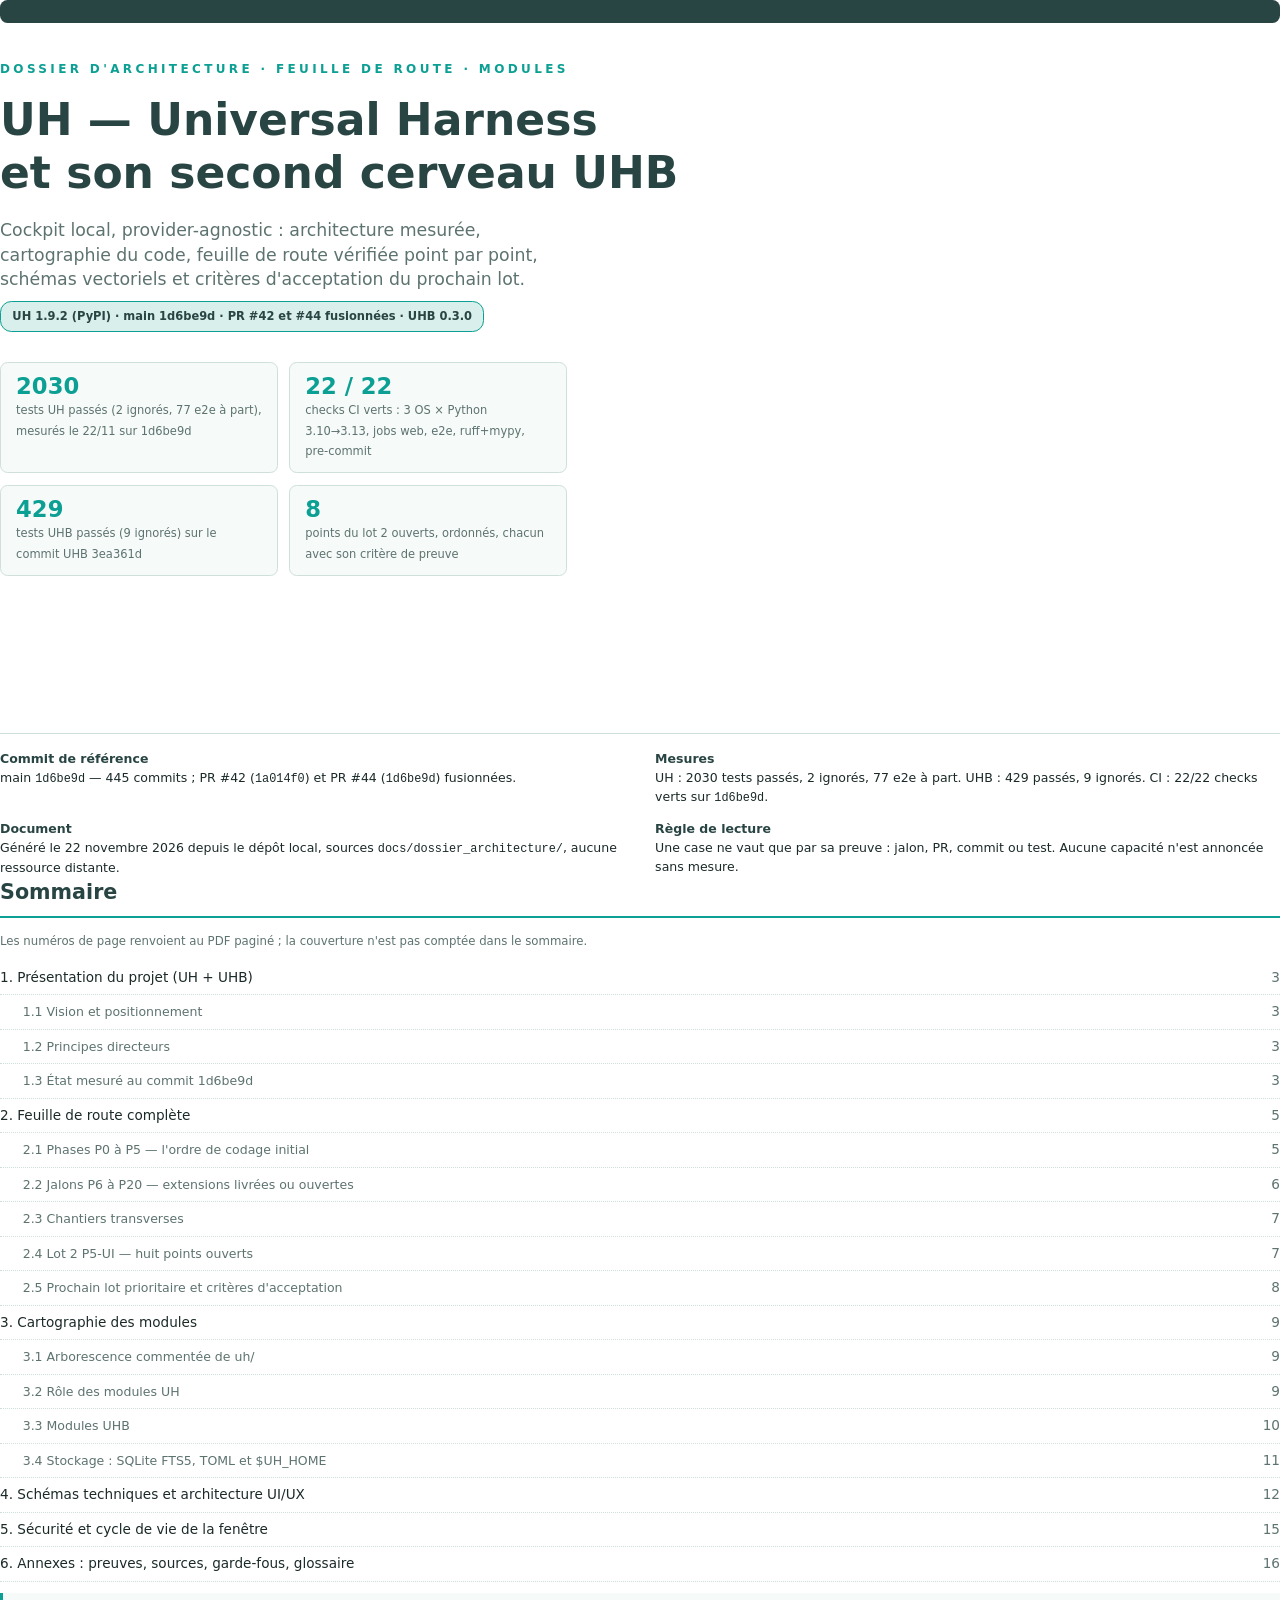
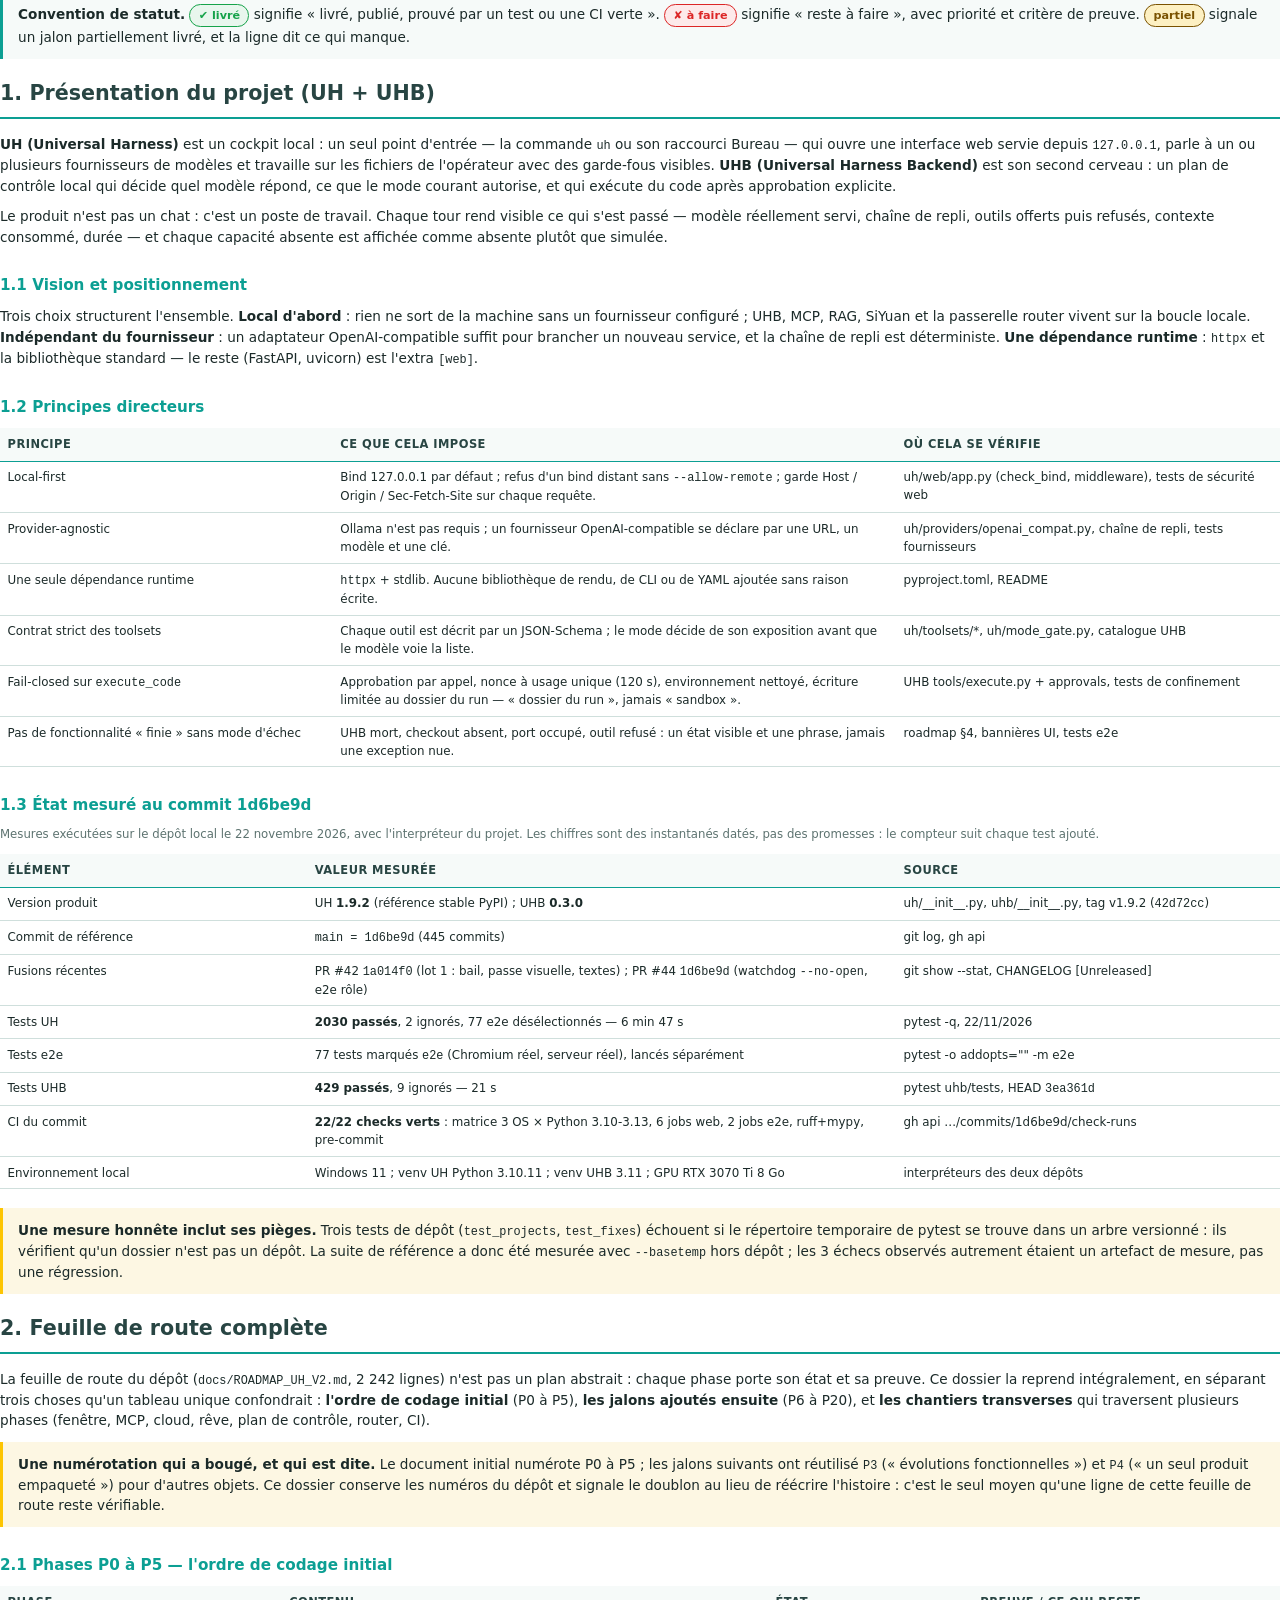
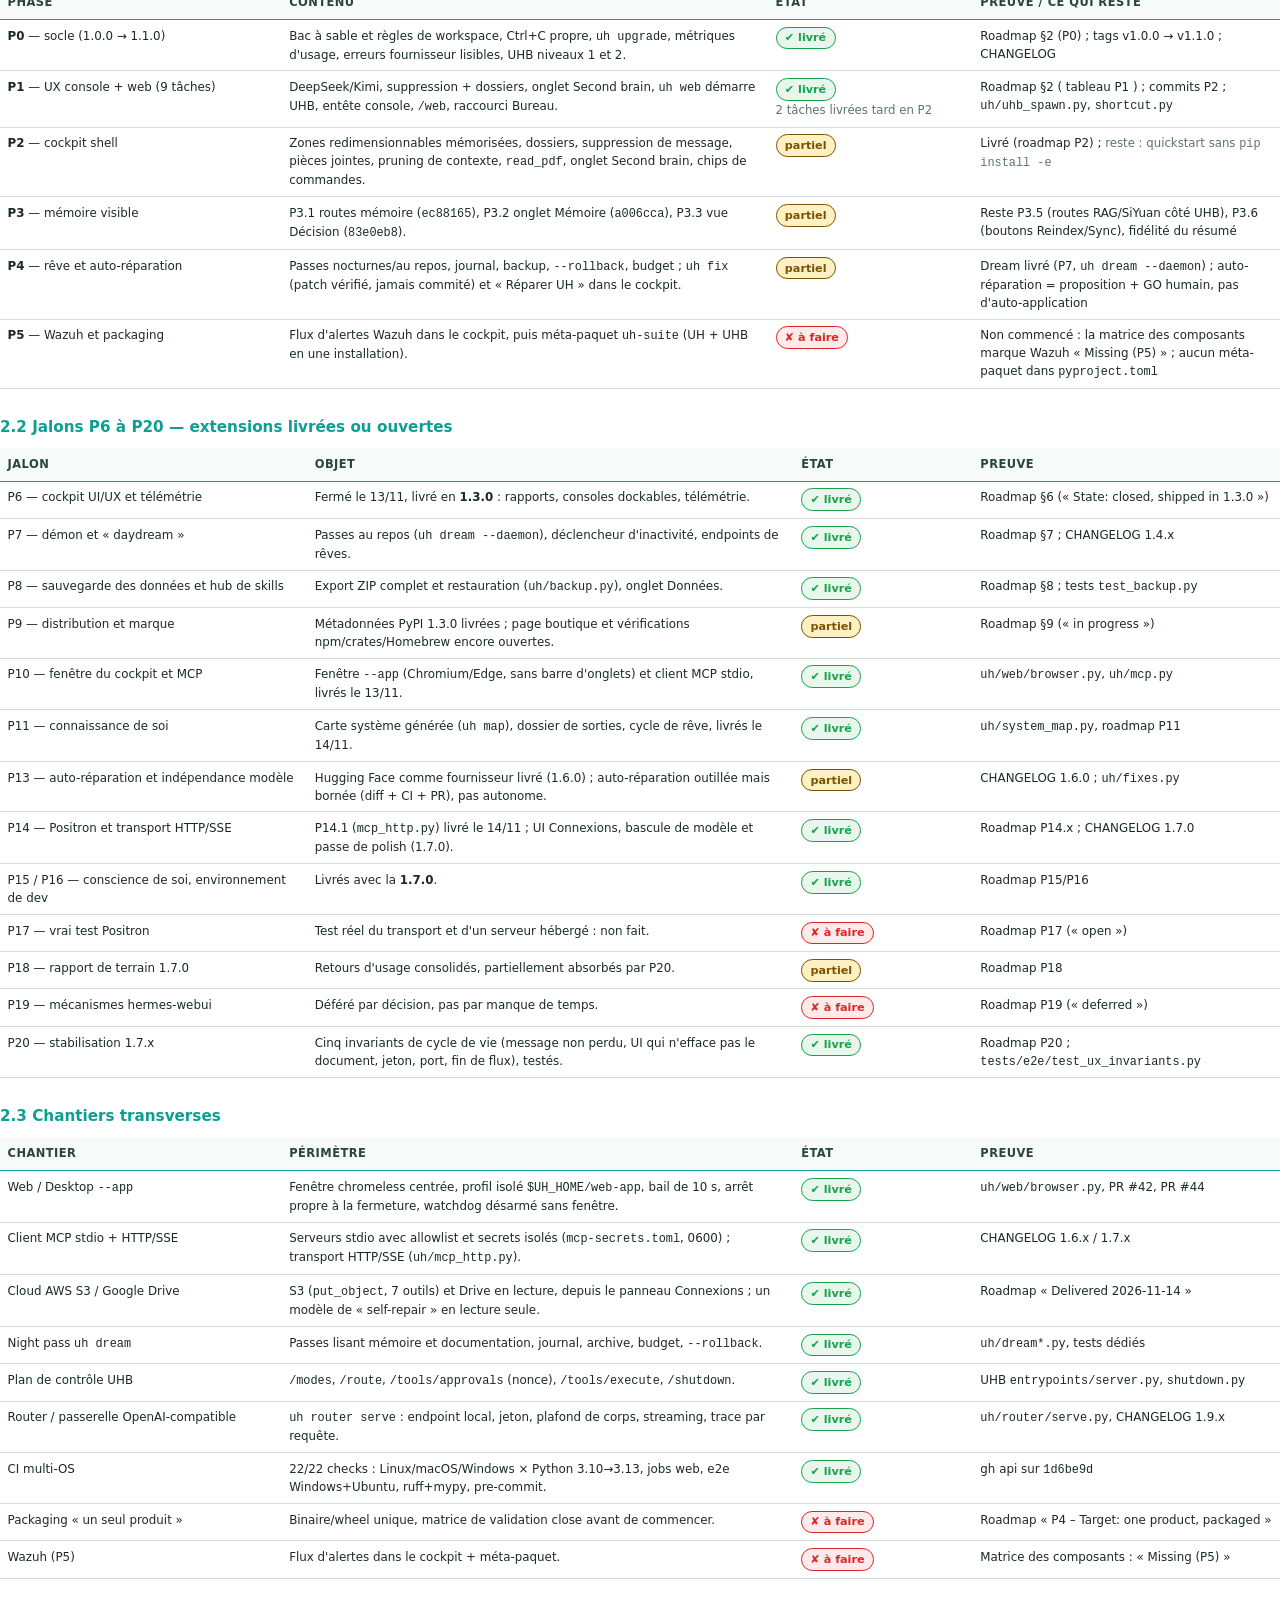
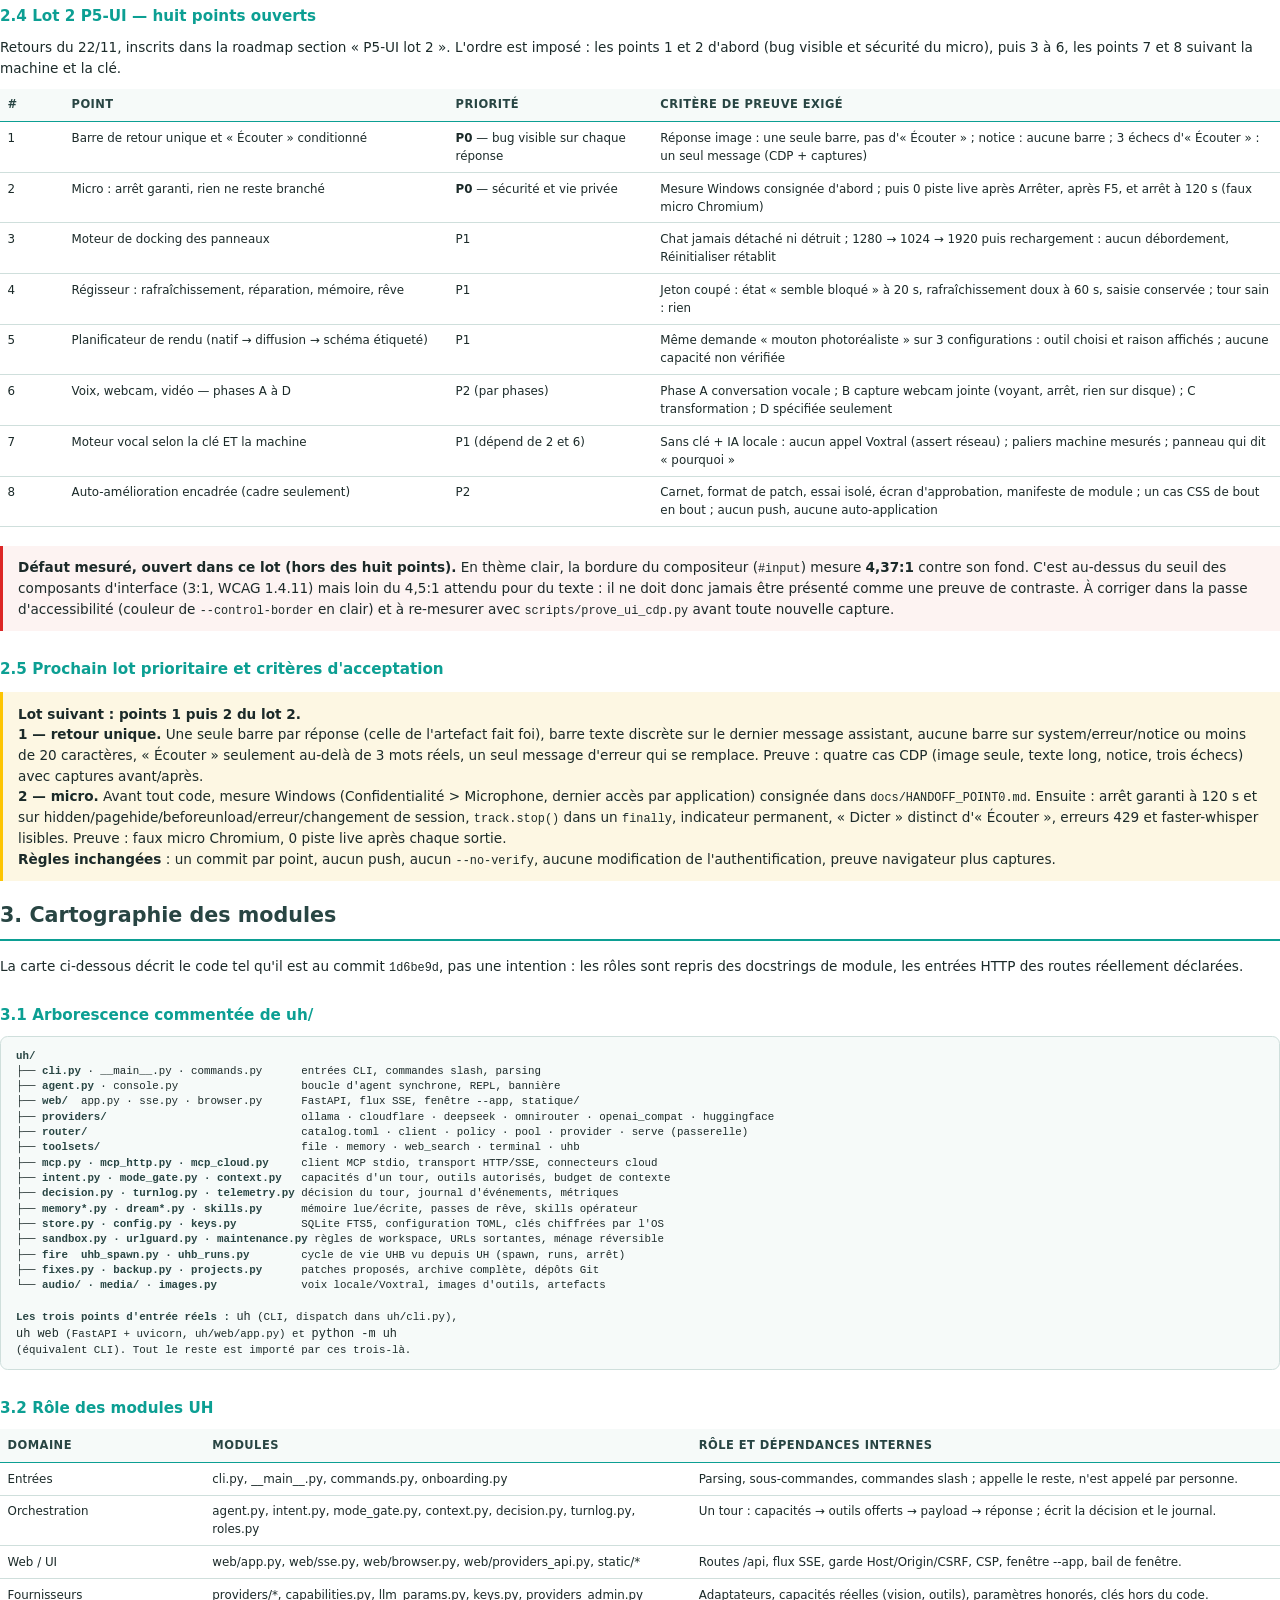
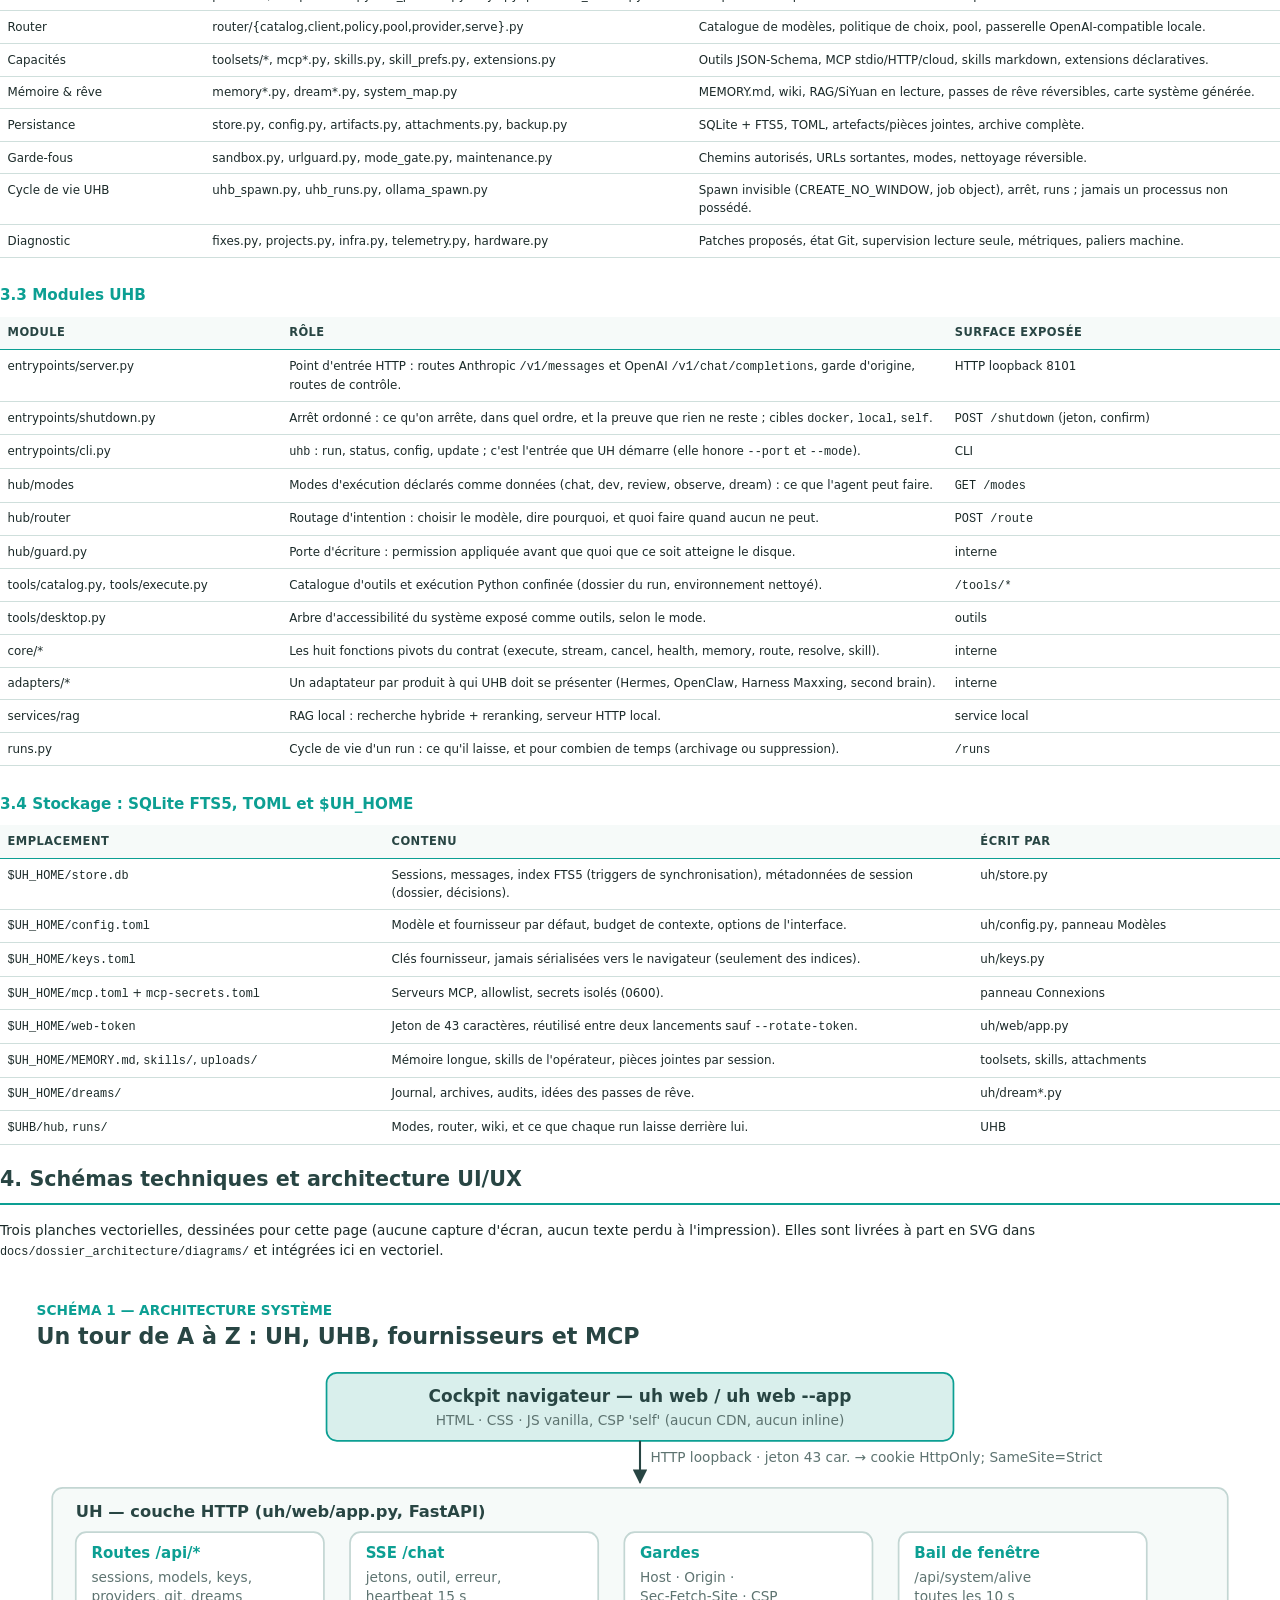
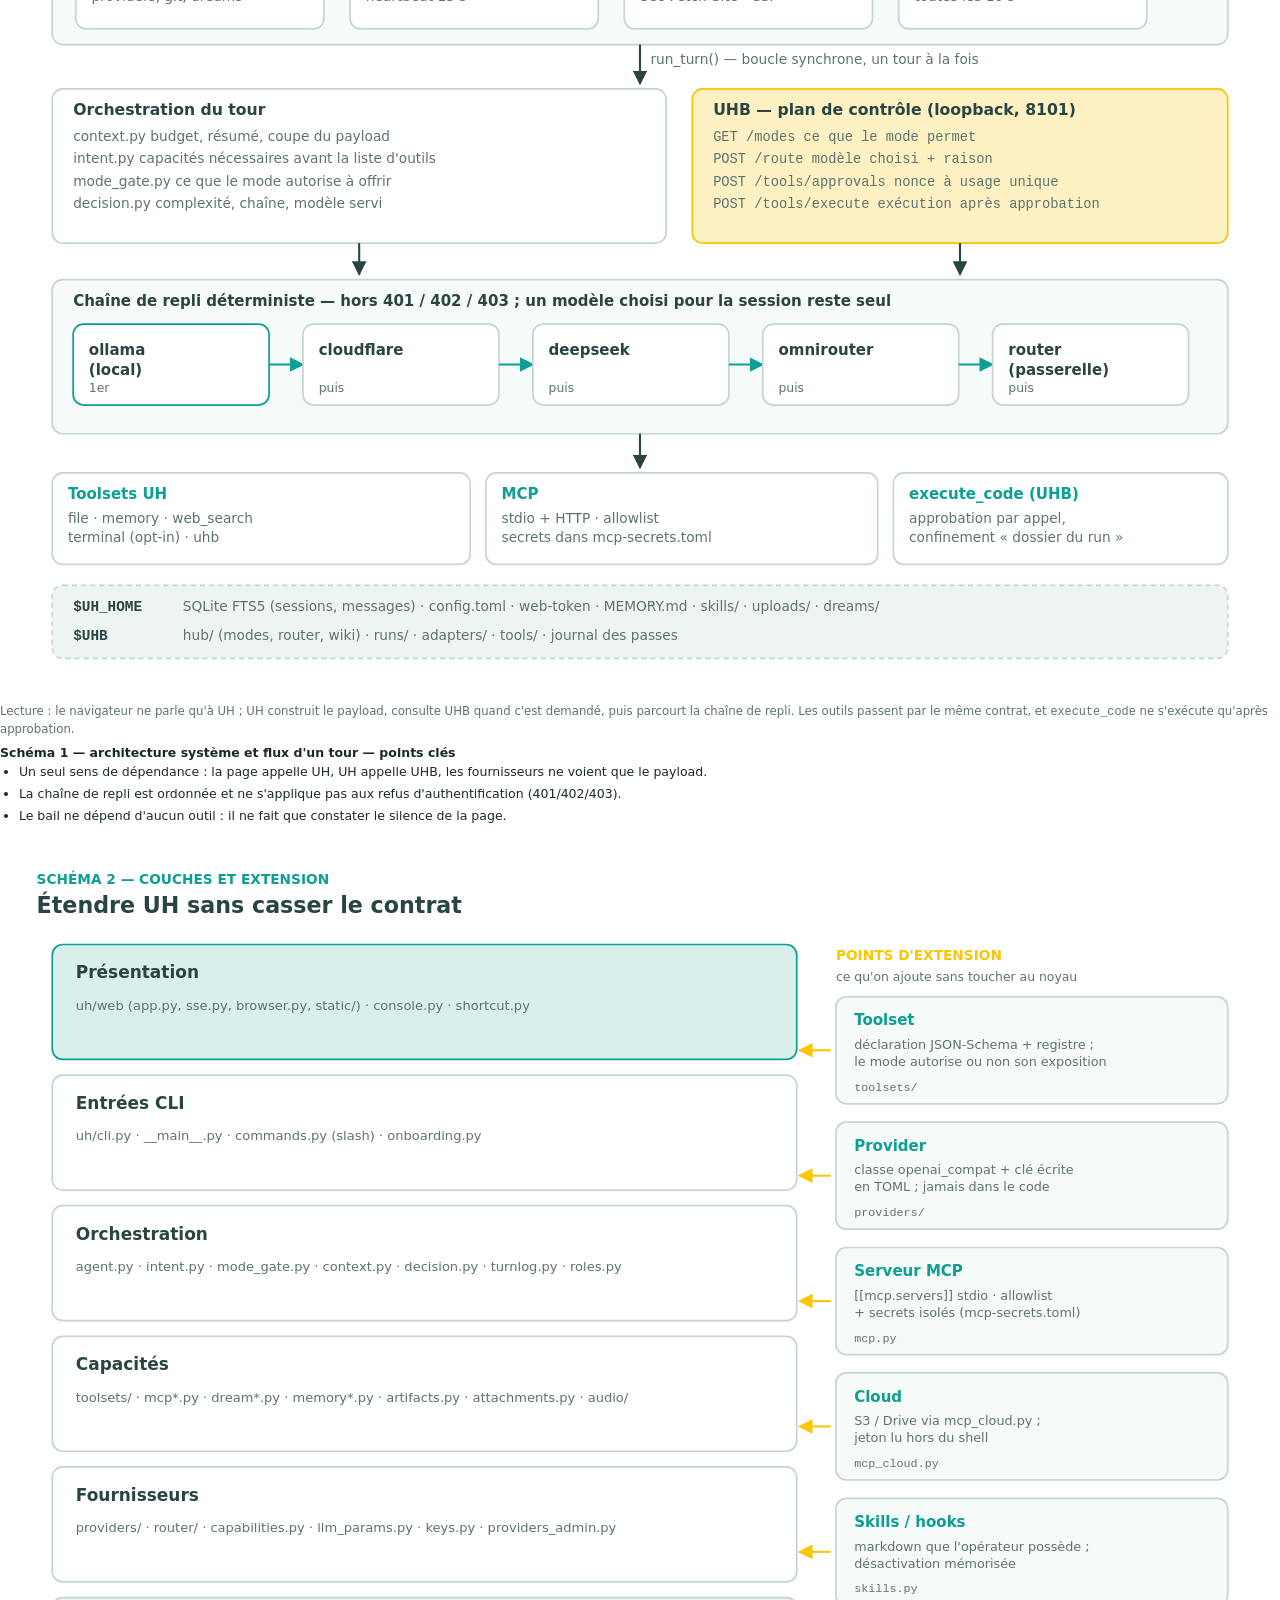
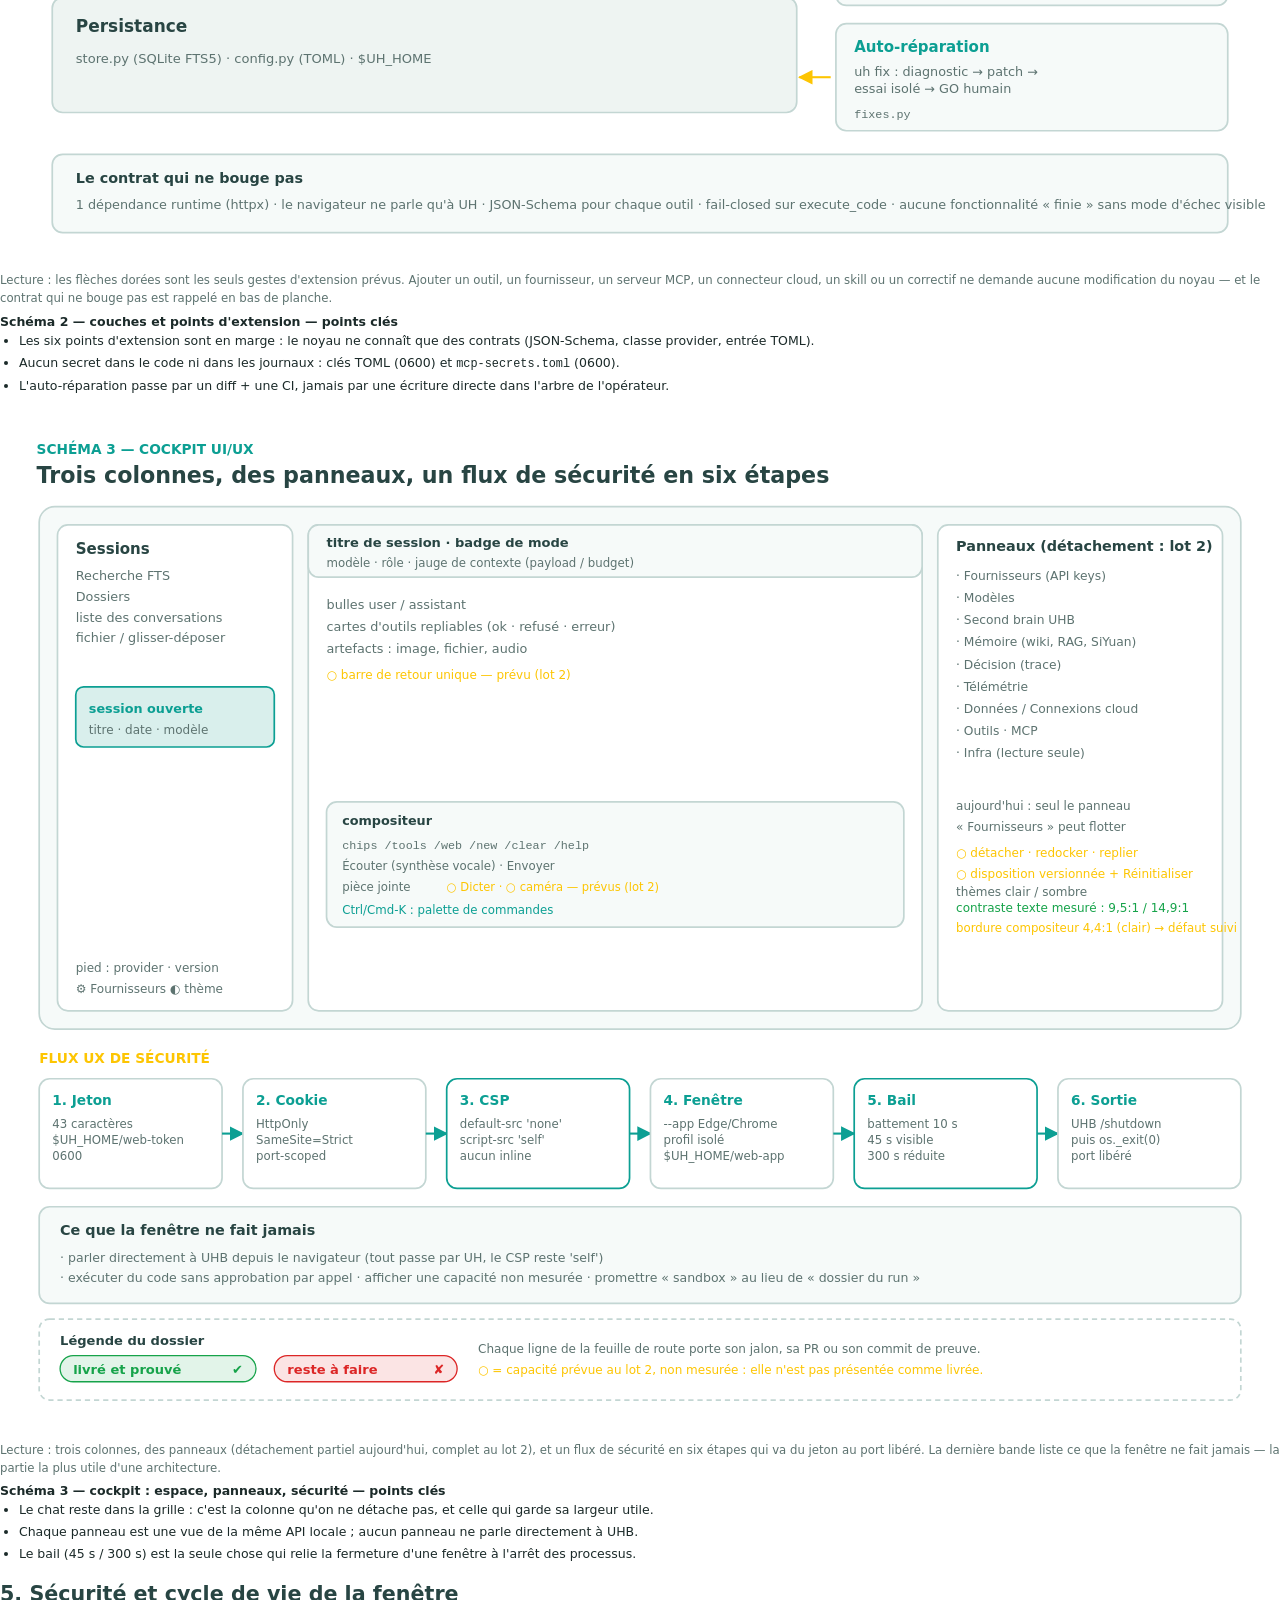
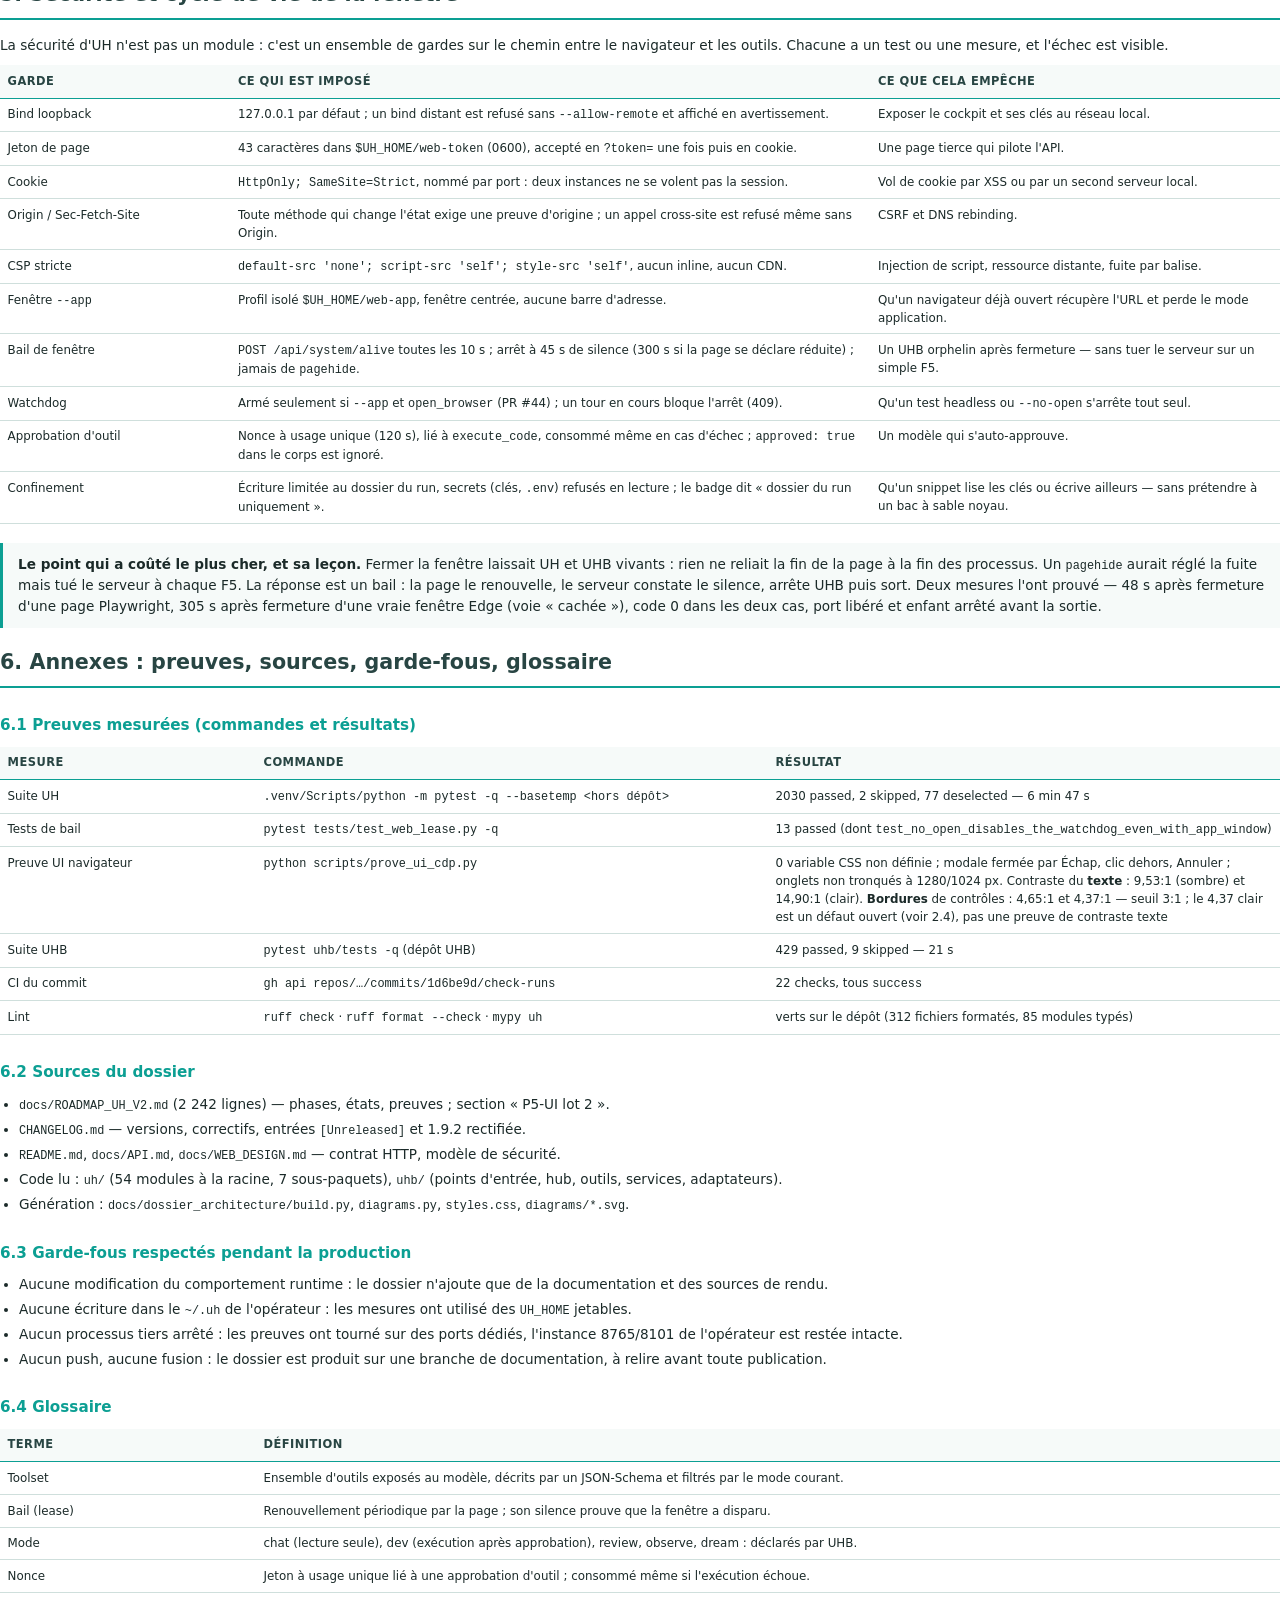
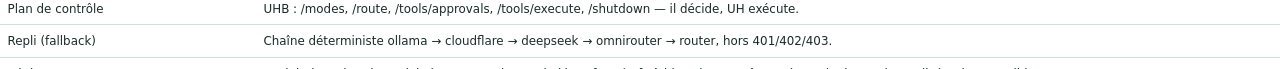
<file: docs/dossier_architecture/index.html>
<!doctype html>
<html lang="fr">
<head>
<meta charset="utf-8">
<title>UH · UHB — Dossier d'architecture et feuille de route</title>
<style>/* Dossier UH/UHB — feuille de style d'impression (A4, Chromium).
   Aucune ressource externe : polices système, aucune image distante. */

:root {
  --ink: #1b2a29;
  --brand: #284543;
  --teal: #0c9f93;
  --teal-soft: #d9efec;
  --gold: #fdc502;
  --muted: #5d7370;
  --line: #cfdfdc;
  --panel: #f6faf9;
  --good: #16a34a;
  --bad: #dc2626;
}

@page {
  size: A4;
  margin: 20mm 16mm 18mm 16mm;
}

html { -webkit-print-color-adjust: exact; print-color-adjust: exact; }

body {
  margin: 0;
  font-family: "Segoe UI", system-ui, -apple-system, sans-serif;
  font-size: 10.2pt;
  line-height: 1.52;
  color: var(--ink);
}

h1 { font-size: 22pt; line-height: 1.2; margin: 0 0 6mm; color: var(--brand); }
h2 {
  font-size: 15.5pt; color: var(--brand); margin: 0 0 4mm;
  padding-bottom: 2mm; border-bottom: 2px solid var(--teal);
  break-before: page;
}
h2.first { break-before: auto; }
h3 { font-size: 11.4pt; color: var(--teal); margin: 7mm 0 2.5mm; text-transform: none; break-after: avoid; }
h4 { font-size: 10.4pt; margin: 5mm 0 1.5mm; color: var(--brand); }
p { margin: 0 0 2.6mm; }
ul, ol { margin: 0 0 3mm; padding-left: 5mm; }
li { margin-bottom: 1.1mm; }
code, .mono { font-family: "Cascadia Mono", Consolas, monospace; font-size: 8.9pt; }
a { color: var(--teal); text-decoration: none; }

.small { font-size: 8.8pt; color: var(--muted); }
.muted { color: var(--muted); }

/* --- couverture ---------------------------------------------------------- */
.cover { min-height: 232mm; display: flex; flex-direction: column; justify-content: space-between; break-after: page; }
.cover .band { height: 6mm; background: var(--brand); border-radius: 2mm; margin-bottom: 10mm; }
.cover .kicker { letter-spacing: .28em; text-transform: uppercase; font-size: 9pt; color: var(--teal); font-weight: 700; }
.cover h1 { font-size: 33pt; margin: 4mm 0 5mm; }
.cover .subtitle { font-size: 13pt; color: var(--muted); max-width: 150mm; line-height: 1.4; }
.cover .meta { border-top: 1px solid var(--line); padding-top: 4mm; display: grid; grid-template-columns: 1fr 1fr; gap: 3mm 8mm; font-size: 9.4pt; }
.cover .meta b { color: var(--brand); }
.cover .badge { display: inline-block; background: var(--teal-soft); color: var(--brand); border: 1px solid var(--teal);
  border-radius: 3mm; padding: 1.5mm 3mm; font-size: 8.6pt; font-weight: 700; }

/* --- table des matières -------------------------------------------------- */
.toc { margin-top: 2mm; }
.toc .row { display: flex; align-items: baseline; gap: 2mm; padding: 1.7mm 0; border-bottom: 1px dotted var(--line); }
.toc .num { width: 10mm; color: var(--teal); font-weight: 700; }
.toc .label { flex: 1; }
.toc .page { width: 9mm; text-align: right; color: var(--muted); font-variant-numeric: tabular-nums; }
.toc .sub .label { padding-left: 6mm; font-size: 9.4pt; color: var(--muted); }

/* --- pastilles ----------------------------------------------------------- */
.pill { display: inline-block; border-radius: 3mm; padding: .5mm 2.2mm; font-size: 8.4pt; font-weight: 700; white-space: nowrap; }
.pill.done { color: var(--good); background: #e8f6ed; border: 1px solid var(--good); }
.pill.open { color: var(--bad); background: #fdeaea; border: 1px solid var(--bad); }
.pill.mid { color: #7a5200; background: #fdf0c2; border: 1px solid #7a5200; }

/* --- tableaux ------------------------------------------------------------ */
table { width: 100%; border-collapse: collapse; margin: 2mm 0 5mm; font-size: 8.9pt; }
thead { display: table-header-group; }
th {
  text-align: left; background: var(--panel); color: var(--brand);
  border-bottom: 1.5px solid var(--teal); padding: 2mm 2mm; font-size: 8.6pt;
  text-transform: uppercase; letter-spacing: .04em;
}
td { padding: 1.8mm 2mm; border-bottom: 1px solid var(--line); vertical-align: top; }
tr { break-inside: avoid; }
td.tight { width: 18mm; }
td.state { width: 24mm; }
table.kv td:first-child { width: 46mm; color: var(--brand); font-weight: 600; }

/* --- encadrés ------------------------------------------------------------ */
.callout { background: var(--panel); border-left: 3px solid var(--teal); padding: 3mm 4mm; margin: 3mm 0 5mm; break-inside: avoid; }
.callout.warn { border-left-color: var(--bad); background: #fdf3f2; }
.callout.gold { border-left-color: var(--gold); background: #fdf7e3; }
.callout p:last-child { margin-bottom: 0; }

/* --- schémas ------------------------------------------------------------- */
figure { margin: 0 0 4mm; break-inside: avoid; text-align: center; }
figure svg { width: 100%; height: auto; }
figcaption { font-size: 8.8pt; color: var(--muted); margin-top: 2mm; text-align: left; }
figure.full { break-before: page; }
figure.full.first { break-before: auto; }
.figure-notes { text-align: left; font-size: 9.4pt; color: var(--ink); margin: 1mm 0 0; }
.figure-notes li { margin-bottom: .8mm; }
figure.full h3 { text-align: left; margin-top: 0; }

/* --- code / arborescence ------------------------------------------------- */
pre.tree {
  font-family: "Cascadia Mono", Consolas, monospace; font-size: 8.1pt; line-height: 1.42;
  background: var(--panel); border: 1px solid var(--line); border-radius: 2mm;
  padding: 3mm 4mm; white-space: pre-wrap; break-inside: avoid; margin: 2mm 0 4mm;
}
pre.tree b { color: var(--brand); }

.keyfig { display: grid; grid-template-columns: 1fr 1fr; gap: 3mm; margin: 8mm 0 0; max-width: 150mm; }
.keyfig div { border: 1px solid var(--line); border-radius: 2mm; padding: 3mm 4mm; background: var(--panel); }
.keyfig b { display: block; font-size: 17pt; color: var(--teal); line-height: 1.1; }
.keyfig span { font-size: 8.6pt; color: var(--muted); }
.legend { display: flex; gap: 6mm; align-items: center; margin: 2mm 0 4mm; font-size: 9pt; }
.legend .pill { margin-right: 1.5mm; }
</style>
</head>
<body>
<section class="cover" id="cover">
  <div>
    <div class="band"></div>
    <div class="kicker">Dossier d'architecture · feuille de route · modules</div>
    <h1>UH — Universal Harness<br>et son second cerveau UHB</h1>
    <p class="subtitle">Cockpit local, provider-agnostic : architecture mesurée, cartographie du code,
    feuille de route vérifiée point par point, schémas vectoriels et critères d'acceptation du prochain lot.</p>
    <p><span class="badge">UH 1.9.2 (PyPI) · main 1d6be9d · PR #42 et #44 fusionnées · UHB 0.3.0</span></p>
    <div class="keyfig">
      <div><b>2030</b><span>tests UH passés (2 ignorés, 77 e2e à part), mesurés le 22/11 sur 1d6be9d</span></div>
      <div><b>22 / 22</b><span>checks CI verts : 3 OS × Python 3.10→3.13, jobs web, e2e, ruff+mypy, pre-commit</span></div>
      <div><b>429</b><span>tests UHB passés (9 ignorés) sur le commit UHB 3ea361d</span></div>
      <div><b>8</b><span>points du lot 2 ouverts, ordonnés, chacun avec son critère de preuve</span></div>
    </div>
  </div>
  <div class="meta">
    <div><b>Commit de référence</b><br>main <span class="mono">1d6be9d</span> — 445 commits ; PR #42
    (<span class="mono">1a014f0</span>) et PR #44 (<span class="mono">1d6be9d</span>) fusionnées.</div>
    <div><b>Mesures</b><br>UH : 2030 tests passés, 2 ignorés, 77 e2e à part.
    UHB : 429 passés, 9 ignorés. CI : 22/22 checks verts sur <span class="mono">1d6be9d</span>.</div>
    <div><b>Document</b><br>Généré le 22 novembre 2026 depuis le dépôt local, sources
    <span class="mono">docs/dossier_architecture/</span>, aucune ressource distante.</div>
    <div><b>Règle de lecture</b><br>Une case ne vaut que par sa preuve : jalon, PR, commit ou test.
    Aucune capacité n'est annoncée sans mesure.</div>
  </div>
</section>

<h2 class="first" id="toc">Sommaire</h2>
<p class="small">Les numéros de page renvoient au PDF paginé ; la couverture n'est pas comptée dans le sommaire.</p>
<div class="toc"><div class="row"><span class="label">1. Présentation du projet (UH + UHB)</span><span class="page">3</span></div><div class="row sub"><span class="label">1.1 Vision et positionnement</span><span class="page">3</span></div><div class="row sub"><span class="label">1.2 Principes directeurs</span><span class="page">3</span></div><div class="row sub"><span class="label">1.3 État mesuré au commit 1d6be9d</span><span class="page">3</span></div><div class="row"><span class="label">2. Feuille de route complète</span><span class="page">5</span></div><div class="row sub"><span class="label">2.1 Phases P0 à P5 — l'ordre de codage initial</span><span class="page">5</span></div><div class="row sub"><span class="label">2.2 Jalons P6 à P20 — extensions livrées ou ouvertes</span><span class="page">6</span></div><div class="row sub"><span class="label">2.3 Chantiers transverses</span><span class="page">7</span></div><div class="row sub"><span class="label">2.4 Lot 2 P5-UI — huit points ouverts</span><span class="page">7</span></div><div class="row sub"><span class="label">2.5 Prochain lot prioritaire et critères d'acceptation</span><span class="page">8</span></div><div class="row"><span class="label">3. Cartographie des modules</span><span class="page">9</span></div><div class="row sub"><span class="label">3.1 Arborescence commentée de uh/</span><span class="page">9</span></div><div class="row sub"><span class="label">3.2 Rôle des modules UH</span><span class="page">9</span></div><div class="row sub"><span class="label">3.3 Modules UHB</span><span class="page">10</span></div><div class="row sub"><span class="label">3.4 Stockage : SQLite FTS5, TOML et $UH_HOME</span><span class="page">11</span></div><div class="row"><span class="label">4. Schémas techniques et architecture UI/UX</span><span class="page">12</span></div><div class="row"><span class="label">5. Sécurité et cycle de vie de la fenêtre</span><span class="page">15</span></div><div class="row"><span class="label">6. Annexes : preuves, sources, garde-fous, glossaire</span><span class="page">16</span></div></div>
<div class="callout "><b>Convention de statut.</b> <span class="pill done">✔ livré</span> signifie « livré, publié, prouvé par un test ou une CI verte ». <span class="pill open">✘ à faire</span> signifie « reste à faire », avec priorité et critère de preuve. <span class="pill mid">partiel</span> signale un jalon partiellement livré, et la ligne dit ce qui manque.</div>

<h2 id="s1">1. Présentation du projet (UH + UHB)</h2>
<p><b>UH (Universal Harness)</b> est un cockpit local : un seul point d'entrée — la commande
<span class="mono">uh</span> ou son raccourci Bureau — qui ouvre une interface web servie depuis
<span class="mono">127.0.0.1</span>, parle à un ou plusieurs fournisseurs de modèles et travaille sur les
fichiers de l'opérateur avec des garde-fous visibles. <b>UHB (Universal Harness Backend)</b> est son second
cerveau : un plan de contrôle local qui décide quel modèle répond, ce que le mode courant autorise, et
qui exécute du code après approbation explicite.</p>
<p>Le produit n'est pas un chat : c'est un poste de travail. Chaque tour rend visible ce qui s'est passé —
modèle réellement servi, chaîne de repli, outils offerts puis refusés, contexte consommé, durée — et
chaque capacité absente est affichée comme absente plutôt que simulée.</p>

<h3 id="s1-1">1.1 Vision et positionnement</h3>
<p>Trois choix structurent l'ensemble. <b>Local d'abord</b> : rien ne sort de la machine sans un
fournisseur configuré ; UHB, MCP, RAG, SiYuan et la passerelle router vivent sur la boucle locale.
<b>Indépendant du fournisseur</b> : un adaptateur OpenAI-compatible suffit pour brancher un nouveau
service, et la chaîne de repli est déterministe. <b>Une dépendance runtime</b> : <span class="mono">httpx</span>
et la bibliothèque standard — le reste (FastAPI, uvicorn) est l'extra <span class="mono">[web]</span>.</p>

<h3 id="s1-2">1.2 Principes directeurs</h3>
<table><thead><tr><th style="width:26%">Principe</th><th style="width:44%">Ce que cela impose</th><th style="width:30%">Où cela se vérifie</th></tr></thead><tbody><tr><td>Local-first</td><td>Bind 127.0.0.1 par défaut ; refus d'un bind distant sans <span class='mono'>--allow-remote</span> ; garde Host / Origin / Sec-Fetch-Site sur chaque requête.</td><td>uh/web/app.py (check_bind, middleware), tests de sécurité web</td></tr><tr><td>Provider-agnostic</td><td>Ollama n'est pas requis ; un fournisseur OpenAI-compatible se déclare par une URL, un modèle et une clé.</td><td>uh/providers/openai_compat.py, chaîne de repli, tests fournisseurs</td></tr><tr><td>Une seule dépendance runtime</td><td><span class="mono">httpx</span> + stdlib. Aucune bibliothèque de rendu, de CLI ou de YAML ajoutée sans raison écrite.</td><td>pyproject.toml, README</td></tr><tr><td>Contrat strict des toolsets</td><td>Chaque outil est décrit par un JSON-Schema ; le mode décide de son exposition avant que le modèle voie la liste.</td><td>uh/toolsets/*, uh/mode_gate.py, catalogue UHB</td></tr><tr><td>Fail-closed sur <span class="mono">execute_code</span></td><td>Approbation par appel, nonce à usage unique (120 s), environnement nettoyé, écriture limitée au dossier du run — « dossier du run », jamais « sandbox ».</td><td>UHB tools/execute.py + approvals, tests de confinement</td></tr><tr><td>Pas de fonctionnalité « finie » sans mode d'échec</td><td>UHB mort, checkout absent, port occupé, outil refusé : un état visible et une phrase, jamais une exception nue.</td><td>roadmap §4, bannières UI, tests e2e</td></tr></tbody></table>

<h3 id="s1-3">1.3 État mesuré au commit 1d6be9d</h3>
<p class="small">Mesures exécutées sur le dépôt local le 22 novembre 2026, avec l'interpréteur du projet.
Les chiffres sont des instantanés datés, pas des promesses : le compteur suit chaque test ajouté.</p>
<table><thead><tr><th style="width:24%">Élément</th><th style="width:46%">Valeur mesurée</th><th style="width:30%">Source</th></tr></thead><tbody><tr><td>Version produit</td><td>UH <b>1.9.2</b> (référence stable PyPI) ; UHB <b>0.3.0</b></td><td>uh/__init__.py, uhb/__init__.py, tag v1.9.2 (<span class="mono">42d72cc</span>)</td></tr><tr><td>Commit de référence</td><td><span class="mono">main = 1d6be9d</span> (445 commits)</td><td>git log, gh api</td></tr><tr><td>Fusions récentes</td><td>PR #42 <span class="mono">1a014f0</span> (lot 1 : bail, passe visuelle, textes) ; PR #44 <span class="mono">1d6be9d</span> (watchdog <span class="mono">--no-open</span>, e2e rôle)</td><td>git show --stat, CHANGELOG [Unreleased]</td></tr><tr><td>Tests UH</td><td><b>2030 passés</b>, 2 ignorés, 77 e2e désélectionnés — 6 min 47 s</td><td>pytest -q, 22/11/2026</td></tr><tr><td>Tests e2e</td><td>77 tests marqués <span class="mono">e2e</span> (Chromium réel, serveur réel), lancés séparément</td><td>pytest -o addopts="" -m e2e</td></tr><tr><td>Tests UHB</td><td><b>429 passés</b>, 9 ignorés — 21 s</td><td>pytest uhb/tests, HEAD <span class="mono">3ea361d</span></td></tr><tr><td>CI du commit</td><td><b>22/22 checks verts</b> : matrice 3 OS × Python 3.10-3.13, 6 jobs web, 2 jobs e2e, ruff+mypy, pre-commit</td><td>gh api …/commits/1d6be9d/check-runs</td></tr><tr><td>Environnement local</td><td>Windows 11 ; venv UH Python 3.10.11 ; venv UHB 3.11 ; GPU RTX 3070 Ti 8 Go</td><td>interpréteurs des deux dépôts</td></tr></tbody></table>
<div class="callout gold"><b>Une mesure honnête inclut ses pièges.</b> Trois tests de dépôt (<span class="mono">test_projects</span>, <span class="mono">test_fixes</span>) échouent si le répertoire temporaire de pytest se trouve dans un arbre versionné : ils vérifient qu'un dossier n'est pas un dépôt. La suite de référence a donc été mesurée avec <span class="mono">--basetemp</span> hors dépôt ; les 3 échecs observés autrement étaient un artefact de mesure, pas une régression.</div>

<h2 id="s2">2. Feuille de route complète</h2>
<p>La feuille de route du dépôt (<span class="mono">docs/ROADMAP_UH_V2.md</span>, 2 242 lignes) n'est pas un
plan abstrait : chaque phase porte son état et sa preuve. Ce dossier la reprend intégralement, en séparant
trois choses qu'un tableau unique confondrait : <b>l'ordre de codage initial</b> (P0 à P5),
<b>les jalons ajoutés ensuite</b> (P6 à P20), et <b>les chantiers transverses</b> qui traversent plusieurs
phases (fenêtre, MCP, cloud, rêve, plan de contrôle, router, CI).</p>
<div class="callout gold"><b>Une numérotation qui a bougé, et qui est dite.</b> Le document initial numérote P0 à P5 ; les jalons suivants ont réutilisé <span class="mono">P3</span> (« évolutions fonctionnelles ») et <span class="mono">P4</span> (« un seul produit empaqueté ») pour d'autres objets. Ce dossier conserve les numéros du dépôt et signale le doublon au lieu de réécrire l'histoire : c'est le seul moyen qu'une ligne de cette feuille de route reste vérifiable.</div>

<h3 id="s2-1">2.1 Phases P0 à P5 — l'ordre de codage initial</h3>
<table><thead><tr><th style="width:22%">Phase</th><th style="width:38%">Contenu</th><th style="width:16%">État</th><th style="width:24%">Preuve / ce qui reste</th></tr></thead><tbody><tr><td><b>P0</b> — socle (1.0.0 → 1.1.0)</td><td>Bac à sable et règles de workspace, Ctrl+C propre, <span class="mono">uh upgrade</span>, métriques d'usage, erreurs fournisseur lisibles, UHB niveaux 1 et 2.</td><td><span class="pill done">✔ livré</span></td><td>Roadmap §2 (P0) ; tags v1.0.0 → v1.1.0 ; CHANGELOG</td></tr><tr><td><b>P1</b> — UX console + web (9 tâches)</td><td>DeepSeek/Kimi, suppression + dossiers, onglet Second brain, <span class="mono">uh web</span> démarre UHB, entête console, <span class="mono">/web</span>, raccourci Bureau.</td><td><span class="pill done">✔ livré</span><br><span class="small">2 tâches livrées tard en P2</span></td><td>Roadmap §2 ( tableau P1 ) ; commits P2 ; <span class="mono">uh/uhb_spawn.py</span>, <span class="mono">shortcut.py</span></td></tr><tr><td><b>P2</b> — cockpit shell</td><td>Zones redimensionnables mémorisées, dossiers, suppression de message, pièces jointes, pruning de contexte, <span class="mono">read_pdf</span>, onglet Second brain, chips de commandes.</td><td><span class="pill mid">partiel</span></td><td>Livré (roadmap P2) ; <span class="small">reste : quickstart sans <span class="mono">pip install -e</span></span></td></tr><tr><td><b>P3</b> — mémoire visible</td><td>P3.1 routes mémoire (<span class="mono">ec88165</span>), P3.2 onglet Mémoire (<span class="mono">a006cca</span>), P3.3 vue Décision (<span class="mono">83e0eb8</span>).</td><td><span class="pill mid">partiel</span></td><td>Reste P3.5 (routes RAG/SiYuan côté UHB), P3.6 (boutons Reindex/Sync), fidélité du résumé</td></tr><tr><td><b>P4</b> — rêve et auto-réparation</td><td>Passes nocturnes/au repos, journal, backup, <span class="mono">--rollback</span>, budget ; <span class="mono">uh fix</span> (patch vérifié, jamais commité) et « Réparer UH » dans le cockpit.</td><td><span class="pill mid">partiel</span></td><td>Dream livré (P7, <span class="mono">uh dream --daemon</span>) ; auto-réparation = proposition + GO humain, pas d'auto-application</td></tr><tr><td><b>P5</b> — Wazuh et packaging</td><td>Flux d'alertes Wazuh dans le cockpit, puis méta-paquet <span class="mono">uh-suite</span> (UH + UHB en une installation).</td><td><span class="pill open">✘ à faire</span></td><td>Non commencé : la matrice des composants marque Wazuh « Missing (P5) » ; aucun méta-paquet dans <span class="mono">pyproject.toml</span></td></tr></tbody></table>

<h3 id="s2-2">2.2 Jalons P6 à P20 — extensions livrées ou ouvertes</h3>
<table><thead><tr><th style="width:24%">Jalon</th><th style="width:38%">Objet</th><th style="width:14%">État</th><th style="width:24%">Preuve</th></tr></thead><tbody><tr><td>P6 — cockpit UI/UX et télémétrie</td><td>Fermé le 13/11, livré en <b>1.3.0</b> : rapports, consoles dockables, télémétrie.</td><td><span class="pill done">✔ livré</span></td><td>Roadmap §6 (« State: closed, shipped in 1.3.0 »)</td></tr><tr><td>P7 — démon et « daydream »</td><td>Passes au repos (<span class="mono">uh dream --daemon</span>), déclencheur d'inactivité, endpoints de rêves.</td><td><span class="pill done">✔ livré</span></td><td>Roadmap §7 ; CHANGELOG 1.4.x</td></tr><tr><td>P8 — sauvegarde des données et hub de skills</td><td>Export ZIP complet et restauration (<span class="mono">uh/backup.py</span>), onglet Données.</td><td><span class="pill done">✔ livré</span></td><td>Roadmap §8 ; tests <span class="mono">test_backup.py</span></td></tr><tr><td>P9 — distribution et marque</td><td>Métadonnées PyPI 1.3.0 livrées ; page boutique et vérifications npm/crates/Homebrew encore ouvertes.</td><td><span class="pill mid">partiel</span></td><td>Roadmap §9 (« in progress »)</td></tr><tr><td>P10 — fenêtre du cockpit et MCP</td><td>Fenêtre <span class="mono">--app</span> (Chromium/Edge, sans barre d'onglets) et client MCP stdio, livrés le 13/11.</td><td><span class="pill done">✔ livré</span></td><td><span class="mono">uh/web/browser.py</span>, <span class="mono">uh/mcp.py</span></td></tr><tr><td>P11 — connaissance de soi</td><td>Carte système générée (<span class="mono">uh map</span>), dossier de sorties, cycle de rêve, livrés le 14/11.</td><td><span class="pill done">✔ livré</span></td><td><span class="mono">uh/system_map.py</span>, roadmap P11</td></tr><tr><td>P13 — auto-réparation et indépendance modèle</td><td>Hugging Face comme fournisseur livré (1.6.0) ; auto-réparation outillée mais bornée (diff + CI + PR), pas autonome.</td><td><span class="pill mid">partiel</span></td><td>CHANGELOG 1.6.0 ; <span class="mono">uh/fixes.py</span></td></tr><tr><td>P14 — Positron et transport HTTP/SSE</td><td>P14.1 (<span class="mono">mcp_http.py</span>) livré le 14/11 ; UI Connexions, bascule de modèle et passe de polish (1.7.0).</td><td><span class="pill done">✔ livré</span></td><td>Roadmap P14.x ; CHANGELOG 1.7.0</td></tr><tr><td>P15 / P16 — conscience de soi, environnement de dev</td><td>Livrés avec la <b>1.7.0</b>.</td><td><span class="pill done">✔ livré</span></td><td>Roadmap P15/P16</td></tr><tr><td>P17 — vrai test Positron</td><td>Test réel du transport et d'un serveur hébergé : non fait.</td><td><span class="pill open">✘ à faire</span></td><td>Roadmap P17 (« open »)</td></tr><tr><td>P18 — rapport de terrain 1.7.0</td><td>Retours d'usage consolidés, partiellement absorbés par P20.</td><td><span class="pill mid">partiel</span></td><td>Roadmap P18</td></tr><tr><td>P19 — mécanismes hermes-webui</td><td>Déféré par décision, pas par manque de temps.</td><td><span class="pill open">✘ à faire</span></td><td>Roadmap P19 (« deferred »)</td></tr><tr><td>P20 — stabilisation 1.7.x</td><td>Cinq invariants de cycle de vie (message non perdu, UI qui n'efface pas le document, jeton, port, fin de flux), testés.</td><td><span class="pill done">✔ livré</span></td><td>Roadmap P20 ; <span class="mono">tests/e2e/test_ux_invariants.py</span></td></tr></tbody></table>

<h3 id="s2-3">2.3 Chantiers transverses</h3>
<table><thead><tr><th style="width:22%">Chantier</th><th style="width:40%">Périmètre</th><th style="width:14%">État</th><th style="width:24%">Preuve</th></tr></thead><tbody><tr><td>Web / Desktop <span class="mono">--app</span></td><td>Fenêtre chromeless centrée, profil isolé <span class="mono">$UH_HOME/web-app</span>, bail de 10 s, arrêt propre à la fermeture, watchdog désarmé sans fenêtre.</td><td><span class="pill done">✔ livré</span></td><td><span class="mono">uh/web/browser.py</span>, PR #42, PR #44</td></tr><tr><td>Client MCP stdio + HTTP/SSE</td><td>Serveurs stdio avec allowlist et secrets isolés (<span class="mono">mcp-secrets.toml</span>, 0600) ; transport HTTP/SSE (<span class="mono">uh/mcp_http.py</span>).</td><td><span class="pill done">✔ livré</span></td><td>CHANGELOG 1.6.x / 1.7.x</td></tr><tr><td>Cloud AWS S3 / Google Drive</td><td>S3 (<span class="mono">put_object</span>, 7 outils) et Drive en lecture, depuis le panneau Connexions ; un modèle de « self-repair » en lecture seule.</td><td><span class="pill done">✔ livré</span></td><td>Roadmap « Delivered 2026-11-14 »</td></tr><tr><td>Night pass <span class="mono">uh dream</span></td><td>Passes lisant mémoire et documentation, journal, archive, budget, <span class="mono">--rollback</span>.</td><td><span class="pill done">✔ livré</span></td><td><span class="mono">uh/dream*.py</span>, tests dédiés</td></tr><tr><td>Plan de contrôle UHB</td><td><span class="mono">/modes</span>, <span class="mono">/route</span>, <span class="mono">/tools/approvals</span> (nonce), <span class="mono">/tools/execute</span>, <span class="mono">/shutdown</span>.</td><td><span class="pill done">✔ livré</span></td><td>UHB <span class="mono">entrypoints/server.py</span>, <span class="mono">shutdown.py</span></td></tr><tr><td>Router / passerelle OpenAI-compatible</td><td><span class="mono">uh router serve</span> : endpoint local, jeton, plafond de corps, streaming, trace par requête.</td><td><span class="pill done">✔ livré</span></td><td><span class="mono">uh/router/serve.py</span>, CHANGELOG 1.9.x</td></tr><tr><td>CI multi-OS</td><td>22/22 checks : Linux/macOS/Windows × Python 3.10→3.13, jobs web, e2e Windows+Ubuntu, ruff+mypy, pre-commit.</td><td><span class="pill done">✔ livré</span></td><td>gh api sur <span class="mono">1d6be9d</span></td></tr><tr><td>Packaging « un seul produit »</td><td>Binaire/wheel unique, matrice de validation close avant de commencer.</td><td><span class="pill open">✘ à faire</span></td><td>Roadmap « P4 – Target: one product, packaged »</td></tr><tr><td>Wazuh (P5)</td><td>Flux d'alertes dans le cockpit + méta-paquet.</td><td><span class="pill open">✘ à faire</span></td><td>Matrice des composants : « Missing (P5) »</td></tr></tbody></table>

<h3 id="s2-4">2.4 Lot 2 P5-UI — huit points ouverts</h3>
<p>Retours du 22/11, inscrits dans la roadmap section « P5-UI lot 2 ». L'ordre est imposé : les points 1 et 2
d'abord (bug visible et sécurité du micro), puis 3 à 6, les points 7 et 8 suivant la machine et la clé.</p>
<table><thead><tr><th style="width:5%">#</th><th style="width:30%">Point</th><th style="width:16%">Priorité</th><th style="width:49%">Critère de preuve exigé</th></tr></thead><tbody><tr><td>1</td><td>Barre de retour unique et « Écouter » conditionné</td><td><b>P0</b> — bug visible sur chaque réponse</td><td>Réponse image : une seule barre, pas d'« Écouter » ; notice : aucune barre ; 3 échecs d'« Écouter » : un seul message (CDP + captures)</td></tr><tr><td>2</td><td>Micro : arrêt garanti, rien ne reste branché</td><td><b>P0</b> — sécurité et vie privée</td><td>Mesure Windows consignée d'abord ; puis 0 piste live après Arrêter, après F5, et arrêt à 120 s (faux micro Chromium)</td></tr><tr><td>3</td><td>Moteur de docking des panneaux</td><td>P1</td><td>Chat jamais détaché ni détruit ; 1280 → 1024 → 1920 puis rechargement : aucun débordement, Réinitialiser rétablit</td></tr><tr><td>4</td><td>Régisseur : rafraîchissement, réparation, mémoire, rêve</td><td>P1</td><td>Jeton coupé : état « semble bloqué » à 20 s, rafraîchissement doux à 60 s, saisie conservée ; tour sain : rien</td></tr><tr><td>5</td><td>Planificateur de rendu (natif → diffusion → schéma étiqueté)</td><td>P1</td><td>Même demande « mouton photoréaliste » sur 3 configurations : outil choisi et raison affichés ; aucune capacité non vérifiée</td></tr><tr><td>6</td><td>Voix, webcam, vidéo — phases A à D</td><td>P2 (par phases)</td><td>Phase A conversation vocale ; B capture webcam jointe (voyant, arrêt, rien sur disque) ; C transformation ; D spécifiée seulement</td></tr><tr><td>7</td><td>Moteur vocal selon la clé ET la machine</td><td>P1 (dépend de 2 et 6)</td><td>Sans clé + IA locale : aucun appel Voxtral (assert réseau) ; paliers machine mesurés ; panneau qui dit « pourquoi »</td></tr><tr><td>8</td><td>Auto-amélioration encadrée (cadre seulement)</td><td>P2</td><td>Carnet, format de patch, essai isolé, écran d'approbation, manifeste de module ; un cas CSS de bout en bout ; aucun push, aucune auto-application</td></tr></tbody></table>
<div class="callout warn"><b>Défaut mesuré, ouvert dans ce lot (hors des huit points).</b> En thème clair, la bordure du compositeur (<span class="mono">#input</span>) mesure <b>4,37:1</b> contre son fond. C'est au-dessus du seuil des composants d'interface (3:1, WCAG 1.4.11) mais loin du 4,5:1 attendu pour du texte : il ne doit donc jamais être présenté comme une preuve de contraste. À corriger dans la passe d'accessibilité (couleur de <span class="mono">--control-border</span> en clair) et à re-mesurer avec <span class="mono">scripts/prove_ui_cdp.py</span> avant toute nouvelle capture.</div>

<h3 id="s2-5">2.5 Prochain lot prioritaire et critères d'acceptation</h3>
<div class="callout gold"><b>Lot suivant : points 1 puis 2 du lot 2.</b><br><b>1 — retour unique.</b> Une seule barre par réponse (celle de l'artefact fait foi), barre texte discrète sur le dernier message assistant, aucune barre sur system/erreur/notice ou moins de 20 caractères, « Écouter » seulement au-delà de 3 mots réels, un seul message d'erreur qui se remplace. Preuve : quatre cas CDP (image seule, texte long, notice, trois échecs) avec captures avant/après.<br><b>2 — micro.</b> Avant tout code, mesure Windows (Confidentialité > Microphone, dernier accès par application) consignée dans <span class="mono">docs/HANDOFF_POINT0.md</span>. Ensuite : arrêt garanti à 120 s et sur hidden/pagehide/beforeunload/erreur/changement de session, <span class="mono">track.stop()</span> dans un <span class="mono">finally</span>, indicateur permanent, « Dicter » distinct d'« Écouter », erreurs 429 et faster-whisper lisibles. Preuve : faux micro Chromium, 0 piste live après chaque sortie.<br><b>Règles inchangées</b> : un commit par point, aucun push, aucun <span class="mono">--no-verify</span>, aucune modification de l'authentification, preuve navigateur plus captures.</div>

<h2 id="s3">3. Cartographie des modules</h2>
<p>La carte ci-dessous décrit le code tel qu'il est au commit <span class="mono">1d6be9d</span>, pas une
intention : les rôles sont repris des docstrings de module, les entrées HTTP des routes réellement déclarées.</p>

<h3 id="s3-1">3.1 Arborescence commentée de uh/</h3>
<pre class="tree"><b>uh/</b>
├── <b>cli.py</b> · __main__.py · commands.py      entrées CLI, commandes slash, parsing
├── <b>agent.py</b> · console.py                   boucle d'agent synchrone, REPL, bannière
├── <b>web/</b>  app.py · sse.py · browser.py      FastAPI, flux SSE, fenêtre --app, statique/
├── <b>providers/</b>                              ollama · cloudflare · deepseek · omnirouter · openai_compat · huggingface
├── <b>router/</b>                                 catalog.toml · client · policy · pool · provider · serve (passerelle)
├── <b>toolsets/</b>                               file · memory · web_search · terminal · uhb
├── <b>mcp.py · mcp_http.py · mcp_cloud.py</b>     client MCP stdio, transport HTTP/SSE, connecteurs cloud
├── <b>intent.py · mode_gate.py · context.py</b>   capacités d'un tour, outils autorisés, budget de contexte
├── <b>decision.py · turnlog.py · telemetry.py</b> décision du tour, journal d'événements, métriques
├── <b>memory*.py · dream*.py · skills.py</b>      mémoire lue/écrite, passes de rêve, skills opérateur
├── <b>store.py · config.py · keys.py</b>          SQLite FTS5, configuration TOML, clés chiffrées par l'OS
├── <b>sandbox.py · urlguard.py · maintenance.py</b> règles de workspace, URLs sortantes, ménage réversible
├── <b>fire  uhb_spawn.py · uhb_runs.py</b>        cycle de vie UHB vu depuis UH (spawn, runs, arrêt)
├── <b>fixes.py · backup.py · projects.py</b>      patches proposés, archive complète, dépôts Git
└── <b>audio/ · media/ · images.py</b>             voix locale/Voxtral, images d'outils, artefacts

<b>Les trois points d'entrée réels :</b> <span class="mono">uh</span> (CLI, dispatch dans uh/cli.py),
<span class="mono">uh web</span> (FastAPI + uvicorn, uh/web/app.py) et <span class="mono">python -m uh</span>
(équivalent CLI). Tout le reste est importé par ces trois-là.</pre>

<h3 id="s3-2">3.2 Rôle des modules UH</h3>
<table><thead><tr><th style="width:16%">Domaine</th><th style="width:38%">Modules</th><th style="width:46%">Rôle et dépendances internes</th></tr></thead><tbody><tr><td>Entrées</td><td>cli.py, __main__.py, commands.py, onboarding.py</td><td>Parsing, sous-commandes, commandes slash ; appelle le reste, n'est appelé par personne.</td></tr><tr><td>Orchestration</td><td>agent.py, intent.py, mode_gate.py, context.py, decision.py, turnlog.py, roles.py</td><td>Un tour : capacités → outils offerts → payload → réponse ; écrit la décision et le journal.</td></tr><tr><td>Web / UI</td><td>web/app.py, web/sse.py, web/browser.py, web/providers_api.py, static/*</td><td>Routes /api, flux SSE, garde Host/Origin/CSRF, CSP, fenêtre --app, bail de fenêtre.</td></tr><tr><td>Fournisseurs</td><td>providers/*, capabilities.py, llm_params.py, keys.py, providers_admin.py</td><td>Adaptateurs, capacités réelles (vision, outils), paramètres honorés, clés hors du code.</td></tr><tr><td>Router</td><td>router/{catalog,client,policy,pool,provider,serve}.py</td><td>Catalogue de modèles, politique de choix, pool, passerelle OpenAI-compatible locale.</td></tr><tr><td>Capacités</td><td>toolsets/*, mcp*.py, skills.py, skill_prefs.py, extensions.py</td><td>Outils JSON-Schema, MCP stdio/HTTP/cloud, skills markdown, extensions déclaratives.</td></tr><tr><td>Mémoire & rêve</td><td>memory*.py, dream*.py, system_map.py</td><td>MEMORY.md, wiki, RAG/SiYuan en lecture, passes de rêve réversibles, carte système générée.</td></tr><tr><td>Persistance</td><td>store.py, config.py, artifacts.py, attachments.py, backup.py</td><td>SQLite + FTS5, TOML, artefacts/pièces jointes, archive complète.</td></tr><tr><td>Garde-fous</td><td>sandbox.py, urlguard.py, mode_gate.py, maintenance.py</td><td>Chemins autorisés, URLs sortantes, modes, nettoyage réversible.</td></tr><tr><td>Cycle de vie UHB</td><td>uhb_spawn.py, uhb_runs.py, ollama_spawn.py</td><td>Spawn invisible (CREATE_NO_WINDOW, job object), arrêt, runs ; jamais un processus non possédé.</td></tr><tr><td>Diagnostic</td><td>fixes.py, projects.py, infra.py, telemetry.py, hardware.py</td><td>Patches proposés, état Git, supervision lecture seule, métriques, paliers machine.</td></tr></tbody></table>

<h3 id="s3-3">3.3 Modules UHB</h3>
<table><thead><tr><th style="width:22%">Module</th><th style="width:52%">Rôle</th><th style="width:26%">Surface exposée</th></tr></thead><tbody><tr><td>entrypoints/server.py</td><td>Point d'entrée HTTP : routes Anthropic <span class="mono">/v1/messages</span> et OpenAI <span class="mono">/v1/chat/completions</span>, garde d'origine, routes de contrôle.</td><td>HTTP loopback 8101</td></tr><tr><td>entrypoints/shutdown.py</td><td>Arrêt ordonné : ce qu'on arrête, dans quel ordre, et la preuve que rien ne reste ; cibles <span class="mono">docker</span>, <span class="mono">local</span>, <span class="mono">self</span>.</td><td><span class="mono">POST /shutdown</span> (jeton, confirm)</td></tr><tr><td>entrypoints/cli.py</td><td><span class="mono">uhb</span> : run, status, config, update ; c'est l'entrée que UH démarre (elle honore <span class="mono">--port</span> et <span class="mono">--mode</span>).</td><td>CLI</td></tr><tr><td>hub/modes</td><td>Modes d'exécution déclarés comme données (chat, dev, review, observe, dream) : ce que l'agent peut faire.</td><td><span class="mono">GET /modes</span></td></tr><tr><td>hub/router</td><td>Routage d'intention : choisir le modèle, dire pourquoi, et quoi faire quand aucun ne peut.</td><td><span class="mono">POST /route</span></td></tr><tr><td>hub/guard.py</td><td>Porte d'écriture : permission appliquée avant que quoi que ce soit atteigne le disque.</td><td>interne</td></tr><tr><td>tools/catalog.py, tools/execute.py</td><td>Catalogue d'outils et exécution Python confinée (dossier du run, environnement nettoyé).</td><td><span class="mono">/tools/*</span></td></tr><tr><td>tools/desktop.py</td><td>Arbre d'accessibilité du système exposé comme outils, selon le mode.</td><td>outils</td></tr><tr><td>core/*</td><td>Les huit fonctions pivots du contrat (execute, stream, cancel, health, memory, route, resolve, skill).</td><td>interne</td></tr><tr><td>adapters/*</td><td>Un adaptateur par produit à qui UHB doit se présenter (Hermes, OpenClaw, Harness Maxxing, second brain).</td><td>interne</td></tr><tr><td>services/rag</td><td>RAG local : recherche hybride + reranking, serveur HTTP local.</td><td>service local</td></tr><tr><td>runs.py</td><td>Cycle de vie d'un run : ce qu'il laisse, et pour combien de temps (archivage ou suppression).</td><td><span class="mono">/runs</span></td></tr></tbody></table>

<h3 id="s3-4">3.4 Stockage : SQLite FTS5, TOML et $UH_HOME</h3>
<table><thead><tr><th style="width:30%">Emplacement</th><th style="width:46%">Contenu</th><th style="width:24%">Écrit par</th></tr></thead><tbody><tr><td><span class="mono">$UH_HOME/store.db</span></td><td>Sessions, messages, index FTS5 (triggers de synchronisation), métadonnées de session (dossier, décisions).</td><td>uh/store.py</td></tr><tr><td><span class="mono">$UH_HOME/config.toml</span></td><td>Modèle et fournisseur par défaut, budget de contexte, options de l'interface.</td><td>uh/config.py, panneau Modèles</td></tr><tr><td><span class="mono">$UH_HOME/keys.toml</span></td><td>Clés fournisseur, jamais sérialisées vers le navigateur (seulement des indices).</td><td>uh/keys.py</td></tr><tr><td><span class="mono">$UH_HOME/mcp.toml</span> + <span class="mono">mcp-secrets.toml</span></td><td>Serveurs MCP, allowlist, secrets isolés (0600).</td><td>panneau Connexions</td></tr><tr><td><span class="mono">$UH_HOME/web-token</span></td><td>Jeton de 43 caractères, réutilisé entre deux lancements sauf <span class="mono">--rotate-token</span>.</td><td>uh/web/app.py</td></tr><tr><td><span class="mono">$UH_HOME/MEMORY.md</span>, <span class="mono">skills/</span>, <span class="mono">uploads/</span></td><td>Mémoire longue, skills de l'opérateur, pièces jointes par session.</td><td>toolsets, skills, attachments</td></tr><tr><td><span class="mono">$UH_HOME/dreams/</span></td><td>Journal, archives, audits, idées des passes de rêve.</td><td>uh/dream*.py</td></tr><tr><td><span class="mono">$UHB/hub</span>, <span class="mono">runs/</span></td><td>Modes, router, wiki, et ce que chaque run laisse derrière lui.</td><td>UHB</td></tr></tbody></table>

<h2 id="s4">4. Schémas techniques et architecture UI/UX</h2>
<p>Trois planches vectorielles, dessinées pour cette page (aucune capture d'écran, aucun texte perdu à
l'impression). Elles sont livrées à part en SVG dans <span class="mono">docs/dossier_architecture/diagrams/</span>
et intégrées ici en vectoriel.</p>
<figure class="full first"><svg xmlns="http://www.w3.org/2000/svg" viewBox="0 0 980 780" width="980" height="780"><defs>
  <marker id="arrow" viewBox="0 0 10 10" refX="9" refY="5" markerWidth="7" markerHeight="7"
          orient="auto-start-reverse"><path d="M0,0 L10,5 L0,10 z" fill="#284543"/></marker>
  <marker id="arrow-teal" viewBox="0 0 10 10" refX="9" refY="5" markerWidth="7" markerHeight="7"
          orient="auto-start-reverse"><path d="M0,0 L10,5 L0,10 z" fill="#0c9f93"/></marker>
  <marker id="arrow-red" viewBox="0 0 10 10" refX="9" refY="5" markerWidth="7" markerHeight="7"
          orient="auto-start-reverse"><path d="M0,0 L10,5 L0,10 z" fill="#dc2626"/></marker>
  <marker id="arrow-gold" viewBox="0 0 10 10" refX="9" refY="5" markerWidth="7" markerHeight="7"
          orient="auto-start-reverse"><path d="M0,0 L10,5 L0,10 z" fill="#fdc502"/></marker>
</defs><rect x="0" y="0" width="980" height="780" rx="8" fill="#ffffff" stroke="#ffffff" stroke-width="0"/><text x="28" y="34" font-family="Segoe UI, system-ui, -apple-system, sans-serif" font-size="10.5" font-weight="700" fill="#0c9f93" text-anchor="start">SCHÉMA 1 — ARCHITECTURE SYSTÈME</text><text x="28" y="56" font-family="Segoe UI, system-ui, -apple-system, sans-serif" font-size="17" font-weight="700" fill="#284543" text-anchor="start">Un tour de A à Z : UH, UHB, fournisseurs et MCP</text><rect x="250" y="78" width="480" height="52" rx="8" fill="#d9efec" stroke="#0c9f93" stroke-width="1.3"/><text x="490" y="100" font-family="Segoe UI, system-ui, -apple-system, sans-serif" font-size="13" font-weight="700" fill="#284543" text-anchor="middle">Cockpit navigateur — uh web / uh web --app</text><text x="490" y="118" font-family="Segoe UI, system-ui, -apple-system, sans-serif" font-size="10.5" font-weight="400" fill="#5d7370" text-anchor="middle">HTML · CSS · JS vanilla, CSP 'self' (aucun CDN, aucun inline)</text><line x1="490" y1="130" x2="490" y2="162" stroke="#284543" stroke-width="1.6" marker-end="url(#arrow)"/><text x="498.0" y="146.0" font-family="Segoe UI, system-ui, -apple-system, sans-serif" font-size="10.5" font-weight="400" fill="#5d7370" text-anchor="start">HTTP loopback · jeton 43 car. → cookie HttpOnly; SameSite=Strict</text><rect x="40" y="166" width="900" height="120" rx="8" fill="#f6faf9" stroke="#c3d6d3" stroke-width="1.3"/><text x="58" y="188" font-family="Segoe UI, system-ui, -apple-system, sans-serif" font-size="12.5" font-weight="700" fill="#284543" text-anchor="start">UH — couche HTTP (uh/web/app.py, FastAPI)</text><rect x="58" y="200" width="190" height="74" rx="8" fill="#ffffff" stroke="#c3d6d3" stroke-width="1.3"/><text x="70" y="220" font-family="Segoe UI, system-ui, -apple-system, sans-serif" font-size="11.5" font-weight="700" fill="#0c9f93" text-anchor="start">Routes /api/*</text><text x="70" y="238" font-family="Segoe UI, system-ui, -apple-system, sans-serif" font-size="10.5" font-weight="400" fill="#5d7370" text-anchor="start">sessions, models, keys,</text><text x="70" y="253" font-family="Segoe UI, system-ui, -apple-system, sans-serif" font-size="10.5" font-weight="400" fill="#5d7370" text-anchor="start">providers, git, dreams</text><rect x="268" y="200" width="190" height="74" rx="8" fill="#ffffff" stroke="#c3d6d3" stroke-width="1.3"/><text x="280" y="220" font-family="Segoe UI, system-ui, -apple-system, sans-serif" font-size="11.5" font-weight="700" fill="#0c9f93" text-anchor="start">SSE /chat</text><text x="280" y="238" font-family="Segoe UI, system-ui, -apple-system, sans-serif" font-size="10.5" font-weight="400" fill="#5d7370" text-anchor="start">jetons, outil, erreur,</text><text x="280" y="253" font-family="Segoe UI, system-ui, -apple-system, sans-serif" font-size="10.5" font-weight="400" fill="#5d7370" text-anchor="start">heartbeat 15 s</text><rect x="478" y="200" width="190" height="74" rx="8" fill="#ffffff" stroke="#c3d6d3" stroke-width="1.3"/><text x="490" y="220" font-family="Segoe UI, system-ui, -apple-system, sans-serif" font-size="11.5" font-weight="700" fill="#0c9f93" text-anchor="start">Gardes</text><text x="490" y="238" font-family="Segoe UI, system-ui, -apple-system, sans-serif" font-size="10.5" font-weight="400" fill="#5d7370" text-anchor="start">Host · Origin ·</text><text x="490" y="253" font-family="Segoe UI, system-ui, -apple-system, sans-serif" font-size="10.5" font-weight="400" fill="#5d7370" text-anchor="start">Sec-Fetch-Site · CSP</text><rect x="688" y="200" width="190" height="74" rx="8" fill="#ffffff" stroke="#c3d6d3" stroke-width="1.3"/><text x="700" y="220" font-family="Segoe UI, system-ui, -apple-system, sans-serif" font-size="11.5" font-weight="700" fill="#0c9f93" text-anchor="start">Bail de fenêtre</text><text x="700" y="238" font-family="Segoe UI, system-ui, -apple-system, sans-serif" font-size="10.5" font-weight="400" fill="#5d7370" text-anchor="start">/api/system/alive</text><text x="700" y="253" font-family="Segoe UI, system-ui, -apple-system, sans-serif" font-size="10.5" font-weight="400" fill="#5d7370" text-anchor="start">toutes les 10 s</text><line x1="490" y1="286" x2="490" y2="316" stroke="#284543" stroke-width="1.6" marker-end="url(#arrow)"/><text x="498.0" y="301.0" font-family="Segoe UI, system-ui, -apple-system, sans-serif" font-size="10.5" font-weight="400" fill="#5d7370" text-anchor="start">run_turn() — boucle synchrone, un tour à la fois</text><rect x="40" y="320" width="470" height="118" rx="8" fill="#ffffff" stroke="#c3d6d3" stroke-width="1.3"/><text x="56" y="340" font-family="Segoe UI, system-ui, -apple-system, sans-serif" font-size="12" font-weight="700" fill="#284543" text-anchor="start">Orchestration du tour</text><text x="56" y="360" font-family="Segoe UI, system-ui, -apple-system, sans-serif" font-size="10.5" font-weight="400" fill="#5d7370" text-anchor="start">context.py      budget, résumé, coupe du payload</text><text x="56" y="377" font-family="Segoe UI, system-ui, -apple-system, sans-serif" font-size="10.5" font-weight="400" fill="#5d7370" text-anchor="start">intent.py       capacités nécessaires avant la liste d'outils</text><text x="56" y="394" font-family="Segoe UI, system-ui, -apple-system, sans-serif" font-size="10.5" font-weight="400" fill="#5d7370" text-anchor="start">mode_gate.py    ce que le mode autorise à offrir</text><text x="56" y="411" font-family="Segoe UI, system-ui, -apple-system, sans-serif" font-size="10.5" font-weight="400" fill="#5d7370" text-anchor="start">decision.py     complexité, chaîne, modèle servi</text><rect x="530" y="320" width="410" height="118" rx="8" fill="#fdf0c2" stroke="#fdc502" stroke-width="1.3"/><text x="546" y="340" font-family="Segoe UI, system-ui, -apple-system, sans-serif" font-size="12" font-weight="700" fill="#284543" text-anchor="start">UHB — plan de contrôle (loopback, 8101)</text><text x="546" y="360" font-family="Cascadia Mono, Consolas, monospace" font-size="10.5" font-weight="400" fill="#5d7370" text-anchor="start">GET  /modes               ce que le mode permet</text><text x="546" y="377" font-family="Cascadia Mono, Consolas, monospace" font-size="10.5" font-weight="400" fill="#5d7370" text-anchor="start">POST /route               modèle choisi + raison</text><text x="546" y="394" font-family="Cascadia Mono, Consolas, monospace" font-size="10.5" font-weight="400" fill="#5d7370" text-anchor="start">POST /tools/approvals     nonce à usage unique</text><text x="546" y="411" font-family="Cascadia Mono, Consolas, monospace" font-size="10.5" font-weight="400" fill="#5d7370" text-anchor="start">POST /tools/execute       exécution après approbation</text><line x1="275" y1="438" x2="275" y2="462" stroke="#284543" stroke-width="1.6" marker-end="url(#arrow)"/><line x1="735" y1="438" x2="735" y2="462" stroke="#284543" stroke-width="1.6" marker-end="url(#arrow)"/><rect x="40" y="466" width="900" height="118" rx="8" fill="#f6faf9" stroke="#c3d6d3" stroke-width="1.3"/><text x="56" y="486" font-family="Segoe UI, system-ui, -apple-system, sans-serif" font-size="11.5" font-weight="700" fill="#284543" text-anchor="start">Chaîne de repli déterministe — hors 401 / 402 / 403 ; un modèle choisi pour la session reste seul</text><rect x="56" y="500" width="150" height="62" rx="8" fill="#ffffff" stroke="#0c9f93" stroke-width="1.3"/><text x="68" y="524" font-family="Segoe UI, system-ui, -apple-system, sans-serif" font-size="11.5" font-weight="700" fill="#284543" text-anchor="start">ollama</text><text x="68" y="539" font-family="Segoe UI, system-ui, -apple-system, sans-serif" font-size="11.5" font-weight="700" fill="#284543" text-anchor="start">(local)</text><text x="68" y="552" font-family="Segoe UI, system-ui, -apple-system, sans-serif" font-size="9.5" font-weight="400" fill="#5d7370" text-anchor="start">1er</text><line x1="206" y1="531" x2="232" y2="531" stroke="#0c9f93" stroke-width="1.6" marker-end="url(#arrow-teal)"/><rect x="232" y="500" width="150" height="62" rx="8" fill="#ffffff" stroke="#c3d6d3" stroke-width="1.3"/><text x="244" y="524" font-family="Segoe UI, system-ui, -apple-system, sans-serif" font-size="11.5" font-weight="700" fill="#284543" text-anchor="start">cloudflare</text><text x="244" y="552" font-family="Segoe UI, system-ui, -apple-system, sans-serif" font-size="9.5" font-weight="400" fill="#5d7370" text-anchor="start">puis</text><line x1="382" y1="531" x2="408" y2="531" stroke="#0c9f93" stroke-width="1.6" marker-end="url(#arrow-teal)"/><rect x="408" y="500" width="150" height="62" rx="8" fill="#ffffff" stroke="#c3d6d3" stroke-width="1.3"/><text x="420" y="524" font-family="Segoe UI, system-ui, -apple-system, sans-serif" font-size="11.5" font-weight="700" fill="#284543" text-anchor="start">deepseek</text><text x="420" y="552" font-family="Segoe UI, system-ui, -apple-system, sans-serif" font-size="9.5" font-weight="400" fill="#5d7370" text-anchor="start">puis</text><line x1="558" y1="531" x2="584" y2="531" stroke="#0c9f93" stroke-width="1.6" marker-end="url(#arrow-teal)"/><rect x="584" y="500" width="150" height="62" rx="8" fill="#ffffff" stroke="#c3d6d3" stroke-width="1.3"/><text x="596" y="524" font-family="Segoe UI, system-ui, -apple-system, sans-serif" font-size="11.5" font-weight="700" fill="#284543" text-anchor="start">omnirouter</text><text x="596" y="552" font-family="Segoe UI, system-ui, -apple-system, sans-serif" font-size="9.5" font-weight="400" fill="#5d7370" text-anchor="start">puis</text><line x1="734" y1="531" x2="760" y2="531" stroke="#0c9f93" stroke-width="1.6" marker-end="url(#arrow-teal)"/><rect x="760" y="500" width="150" height="62" rx="8" fill="#ffffff" stroke="#c3d6d3" stroke-width="1.3"/><text x="772" y="524" font-family="Segoe UI, system-ui, -apple-system, sans-serif" font-size="11.5" font-weight="700" fill="#284543" text-anchor="start">router</text><text x="772" y="539" font-family="Segoe UI, system-ui, -apple-system, sans-serif" font-size="11.5" font-weight="700" fill="#284543" text-anchor="start">(passerelle)</text><text x="772" y="552" font-family="Segoe UI, system-ui, -apple-system, sans-serif" font-size="9.5" font-weight="400" fill="#5d7370" text-anchor="start">puis</text><line x1="490" y1="584" x2="490" y2="610" stroke="#284543" stroke-width="1.6" marker-end="url(#arrow)"/><rect x="40" y="614" width="320" height="70" rx="8" fill="#ffffff" stroke="#c3d6d3" stroke-width="1.3"/><text x="52" y="634" font-family="Segoe UI, system-ui, -apple-system, sans-serif" font-size="11.5" font-weight="700" fill="#0c9f93" text-anchor="start">Toolsets UH</text><text x="52" y="652" font-family="Segoe UI, system-ui, -apple-system, sans-serif" font-size="10.5" font-weight="400" fill="#5d7370" text-anchor="start">file · memory · web_search</text><text x="52" y="667" font-family="Segoe UI, system-ui, -apple-system, sans-serif" font-size="10.5" font-weight="400" fill="#5d7370" text-anchor="start">terminal (opt-in) · uhb</text><rect x="372" y="614" width="300" height="70" rx="8" fill="#ffffff" stroke="#c3d6d3" stroke-width="1.3"/><text x="384" y="634" font-family="Segoe UI, system-ui, -apple-system, sans-serif" font-size="11.5" font-weight="700" fill="#0c9f93" text-anchor="start">MCP</text><text x="384" y="652" font-family="Segoe UI, system-ui, -apple-system, sans-serif" font-size="10.5" font-weight="400" fill="#5d7370" text-anchor="start">stdio + HTTP · allowlist</text><text x="384" y="667" font-family="Segoe UI, system-ui, -apple-system, sans-serif" font-size="10.5" font-weight="400" fill="#5d7370" text-anchor="start">secrets dans mcp-secrets.toml</text><rect x="684" y="614" width="256" height="70" rx="8" fill="#ffffff" stroke="#c3d6d3" stroke-width="1.3"/><text x="696" y="634" font-family="Segoe UI, system-ui, -apple-system, sans-serif" font-size="11.5" font-weight="700" fill="#0c9f93" text-anchor="start">execute_code (UHB)</text><text x="696" y="652" font-family="Segoe UI, system-ui, -apple-system, sans-serif" font-size="10.5" font-weight="400" fill="#5d7370" text-anchor="start">approbation par appel,</text><text x="696" y="667" font-family="Segoe UI, system-ui, -apple-system, sans-serif" font-size="10.5" font-weight="400" fill="#5d7370" text-anchor="start">confinement « dossier du run »</text><rect x="40" y="700" width="900" height="56" rx="8" fill="#eef4f2" stroke="#c3d6d3" stroke-width="1.3" stroke-dasharray="4 3"/><text x="56" y="720" font-family="Cascadia Mono, Consolas, monospace" font-size="11" font-weight="700" fill="#284543" text-anchor="start">$UH_HOME</text><text x="140" y="720" font-family="Segoe UI, system-ui, -apple-system, sans-serif" font-size="10.5" font-weight="400" fill="#5d7370" text-anchor="start">SQLite FTS5 (sessions, messages) · config.toml · web-token · MEMORY.md · skills/ · uploads/ · dreams/</text><text x="56" y="742" font-family="Cascadia Mono, Consolas, monospace" font-size="11" font-weight="700" fill="#284543" text-anchor="start">$UHB</text><text x="140" y="742" font-family="Segoe UI, system-ui, -apple-system, sans-serif" font-size="10.5" font-weight="400" fill="#5d7370" text-anchor="start">hub/ (modes, router, wiki) · runs/ · adapters/ · tools/ · journal des passes</text></svg><figcaption>Lecture : le navigateur ne parle qu'à UH ; UH construit le payload, consulte UHB quand c'est demandé, puis parcourt la chaîne de repli. Les outils passent par le même contrat, et <span class='mono'>execute_code</span> ne s'exécute qu'après approbation.</figcaption><div class="figure-notes"><b>Schéma 1 — architecture système et flux d'un tour — points clés</b><ul><li>Un seul sens de dépendance : la page appelle UH, UH appelle UHB, les fournisseurs ne voient que le payload.</li><li>La chaîne de repli est ordonnée et ne s'applique pas aux refus d'authentification (401/402/403).</li><li>Le bail ne dépend d'aucun outil : il ne fait que constater le silence de la page.</li></ul></div></figure>
<figure class="full"><svg xmlns="http://www.w3.org/2000/svg" viewBox="0 0 980 780" width="980" height="780"><defs>
  <marker id="arrow" viewBox="0 0 10 10" refX="9" refY="5" markerWidth="7" markerHeight="7"
          orient="auto-start-reverse"><path d="M0,0 L10,5 L0,10 z" fill="#284543"/></marker>
  <marker id="arrow-teal" viewBox="0 0 10 10" refX="9" refY="5" markerWidth="7" markerHeight="7"
          orient="auto-start-reverse"><path d="M0,0 L10,5 L0,10 z" fill="#0c9f93"/></marker>
  <marker id="arrow-red" viewBox="0 0 10 10" refX="9" refY="5" markerWidth="7" markerHeight="7"
          orient="auto-start-reverse"><path d="M0,0 L10,5 L0,10 z" fill="#dc2626"/></marker>
  <marker id="arrow-gold" viewBox="0 0 10 10" refX="9" refY="5" markerWidth="7" markerHeight="7"
          orient="auto-start-reverse"><path d="M0,0 L10,5 L0,10 z" fill="#fdc502"/></marker>
</defs><rect x="0" y="0" width="980" height="780" rx="8" fill="#ffffff" stroke="#ffffff" stroke-width="0"/><text x="28" y="34" font-family="Segoe UI, system-ui, -apple-system, sans-serif" font-size="10.5" font-weight="700" fill="#0c9f93" text-anchor="start">SCHÉMA 2 — COUCHES ET EXTENSION</text><text x="28" y="56" font-family="Segoe UI, system-ui, -apple-system, sans-serif" font-size="17" font-weight="700" fill="#284543" text-anchor="start">Étendre UH sans casser le contrat</text><rect x="40" y="80" width="570" height="88" rx="8" fill="#d9efec" stroke="#0c9f93" stroke-width="1.3"/><text x="58" y="106" font-family="Segoe UI, system-ui, -apple-system, sans-serif" font-size="13" font-weight="700" fill="#284543" text-anchor="start">Présentation</text><text x="58" y="130" font-family="Segoe UI, system-ui, -apple-system, sans-serif" font-size="10" font-weight="400" fill="#5d7370" text-anchor="start">uh/web (app.py, sse.py, browser.py, static/) · console.py · shortcut.py</text><rect x="40" y="180" width="570" height="88" rx="8" fill="#ffffff" stroke="#c3d6d3" stroke-width="1.3"/><text x="58" y="206" font-family="Segoe UI, system-ui, -apple-system, sans-serif" font-size="13" font-weight="700" fill="#284543" text-anchor="start">Entrées CLI</text><text x="58" y="230" font-family="Segoe UI, system-ui, -apple-system, sans-serif" font-size="10" font-weight="400" fill="#5d7370" text-anchor="start">uh/cli.py · __main__.py · commands.py (slash) · onboarding.py</text><rect x="40" y="280" width="570" height="88" rx="8" fill="#ffffff" stroke="#c3d6d3" stroke-width="1.3"/><text x="58" y="306" font-family="Segoe UI, system-ui, -apple-system, sans-serif" font-size="13" font-weight="700" fill="#284543" text-anchor="start">Orchestration</text><text x="58" y="330" font-family="Segoe UI, system-ui, -apple-system, sans-serif" font-size="10" font-weight="400" fill="#5d7370" text-anchor="start">agent.py · intent.py · mode_gate.py · context.py · decision.py · turnlog.py · roles.py</text><rect x="40" y="380" width="570" height="88" rx="8" fill="#ffffff" stroke="#c3d6d3" stroke-width="1.3"/><text x="58" y="406" font-family="Segoe UI, system-ui, -apple-system, sans-serif" font-size="13" font-weight="700" fill="#284543" text-anchor="start">Capacités</text><text x="58" y="430" font-family="Segoe UI, system-ui, -apple-system, sans-serif" font-size="10" font-weight="400" fill="#5d7370" text-anchor="start">toolsets/ · mcp*.py · dream*.py · memory*.py · artifacts.py · attachments.py · audio/</text><rect x="40" y="480" width="570" height="88" rx="8" fill="#ffffff" stroke="#c3d6d3" stroke-width="1.3"/><text x="58" y="506" font-family="Segoe UI, system-ui, -apple-system, sans-serif" font-size="13" font-weight="700" fill="#284543" text-anchor="start">Fournisseurs</text><text x="58" y="530" font-family="Segoe UI, system-ui, -apple-system, sans-serif" font-size="10" font-weight="400" fill="#5d7370" text-anchor="start">providers/ · router/ · capabilities.py · llm_params.py · keys.py · providers_admin.py</text><rect x="40" y="580" width="570" height="88" rx="8" fill="#eef4f2" stroke="#c3d6d3" stroke-width="1.3"/><text x="58" y="606" font-family="Segoe UI, system-ui, -apple-system, sans-serif" font-size="13" font-weight="700" fill="#284543" text-anchor="start">Persistance</text><text x="58" y="630" font-family="Segoe UI, system-ui, -apple-system, sans-serif" font-size="10" font-weight="400" fill="#5d7370" text-anchor="start">store.py (SQLite FTS5) · config.py (TOML) · $UH_HOME</text><text x="640" y="92" font-family="Segoe UI, system-ui, -apple-system, sans-serif" font-size="10.5" font-weight="700" fill="#fdc502" text-anchor="start">POINTS D'EXTENSION</text><text x="640" y="108" font-family="Segoe UI, system-ui, -apple-system, sans-serif" font-size="9.5" font-weight="400" fill="#5d7370" text-anchor="start">ce qu'on ajoute sans toucher au noyau</text><rect x="640" y="120" width="300" height="82" rx="8" fill="#f6faf9" stroke="#c3d6d3" stroke-width="1.3"/><text x="654" y="142" font-family="Segoe UI, system-ui, -apple-system, sans-serif" font-size="11.5" font-weight="700" fill="#0c9f93" text-anchor="start">Toolset</text><text x="654" y="160" font-family="Segoe UI, system-ui, -apple-system, sans-serif" font-size="9.8" font-weight="400" fill="#5d7370" text-anchor="start">déclaration JSON-Schema + registre ;</text><text x="654" y="173" font-family="Segoe UI, system-ui, -apple-system, sans-serif" font-size="9.8" font-weight="400" fill="#5d7370" text-anchor="start">le mode autorise ou non son exposition</text><text x="654" y="192" font-family="Cascadia Mono, Consolas, monospace" font-size="9" font-weight="400" fill="#5d7370" text-anchor="start">toolsets/</text><line x1="636" y1="161" x2="612" y2="161" stroke="#fdc502" stroke-width="1.6" marker-end="url(#arrow-gold)"/><rect x="640" y="216" width="300" height="82" rx="8" fill="#f6faf9" stroke="#c3d6d3" stroke-width="1.3"/><text x="654" y="238" font-family="Segoe UI, system-ui, -apple-system, sans-serif" font-size="11.5" font-weight="700" fill="#0c9f93" text-anchor="start">Provider</text><text x="654" y="256" font-family="Segoe UI, system-ui, -apple-system, sans-serif" font-size="9.8" font-weight="400" fill="#5d7370" text-anchor="start">classe openai_compat + clé écrite</text><text x="654" y="269" font-family="Segoe UI, system-ui, -apple-system, sans-serif" font-size="9.8" font-weight="400" fill="#5d7370" text-anchor="start">en TOML ; jamais dans le code</text><text x="654" y="288" font-family="Cascadia Mono, Consolas, monospace" font-size="9" font-weight="400" fill="#5d7370" text-anchor="start">providers/</text><line x1="636" y1="257" x2="612" y2="257" stroke="#fdc502" stroke-width="1.6" marker-end="url(#arrow-gold)"/><rect x="640" y="312" width="300" height="82" rx="8" fill="#f6faf9" stroke="#c3d6d3" stroke-width="1.3"/><text x="654" y="334" font-family="Segoe UI, system-ui, -apple-system, sans-serif" font-size="11.5" font-weight="700" fill="#0c9f93" text-anchor="start">Serveur MCP</text><text x="654" y="352" font-family="Segoe UI, system-ui, -apple-system, sans-serif" font-size="9.8" font-weight="400" fill="#5d7370" text-anchor="start">[[mcp.servers]] stdio · allowlist</text><text x="654" y="365" font-family="Segoe UI, system-ui, -apple-system, sans-serif" font-size="9.8" font-weight="400" fill="#5d7370" text-anchor="start">+ secrets isolés (mcp-secrets.toml)</text><text x="654" y="384" font-family="Cascadia Mono, Consolas, monospace" font-size="9" font-weight="400" fill="#5d7370" text-anchor="start">mcp.py</text><line x1="636" y1="353" x2="612" y2="353" stroke="#fdc502" stroke-width="1.6" marker-end="url(#arrow-gold)"/><rect x="640" y="408" width="300" height="82" rx="8" fill="#f6faf9" stroke="#c3d6d3" stroke-width="1.3"/><text x="654" y="430" font-family="Segoe UI, system-ui, -apple-system, sans-serif" font-size="11.5" font-weight="700" fill="#0c9f93" text-anchor="start">Cloud</text><text x="654" y="448" font-family="Segoe UI, system-ui, -apple-system, sans-serif" font-size="9.8" font-weight="400" fill="#5d7370" text-anchor="start">S3 / Drive via mcp_cloud.py ;</text><text x="654" y="461" font-family="Segoe UI, system-ui, -apple-system, sans-serif" font-size="9.8" font-weight="400" fill="#5d7370" text-anchor="start">jeton lu hors du shell</text><text x="654" y="480" font-family="Cascadia Mono, Consolas, monospace" font-size="9" font-weight="400" fill="#5d7370" text-anchor="start">mcp_cloud.py</text><line x1="636" y1="449" x2="612" y2="449" stroke="#fdc502" stroke-width="1.6" marker-end="url(#arrow-gold)"/><rect x="640" y="504" width="300" height="82" rx="8" fill="#f6faf9" stroke="#c3d6d3" stroke-width="1.3"/><text x="654" y="526" font-family="Segoe UI, system-ui, -apple-system, sans-serif" font-size="11.5" font-weight="700" fill="#0c9f93" text-anchor="start">Skills / hooks</text><text x="654" y="544" font-family="Segoe UI, system-ui, -apple-system, sans-serif" font-size="9.8" font-weight="400" fill="#5d7370" text-anchor="start">markdown que l'opérateur possède ;</text><text x="654" y="557" font-family="Segoe UI, system-ui, -apple-system, sans-serif" font-size="9.8" font-weight="400" fill="#5d7370" text-anchor="start">désactivation mémorisée</text><text x="654" y="576" font-family="Cascadia Mono, Consolas, monospace" font-size="9" font-weight="400" fill="#5d7370" text-anchor="start">skills.py</text><line x1="636" y1="545" x2="612" y2="545" stroke="#fdc502" stroke-width="1.6" marker-end="url(#arrow-gold)"/><rect x="640" y="600" width="300" height="82" rx="8" fill="#f6faf9" stroke="#c3d6d3" stroke-width="1.3"/><text x="654" y="622" font-family="Segoe UI, system-ui, -apple-system, sans-serif" font-size="11.5" font-weight="700" fill="#0c9f93" text-anchor="start">Auto-réparation</text><text x="654" y="640" font-family="Segoe UI, system-ui, -apple-system, sans-serif" font-size="9.8" font-weight="400" fill="#5d7370" text-anchor="start">uh fix : diagnostic → patch →</text><text x="654" y="653" font-family="Segoe UI, system-ui, -apple-system, sans-serif" font-size="9.8" font-weight="400" fill="#5d7370" text-anchor="start">essai isolé → GO humain</text><text x="654" y="672" font-family="Cascadia Mono, Consolas, monospace" font-size="9" font-weight="400" fill="#5d7370" text-anchor="start">fixes.py</text><line x1="636" y1="641" x2="612" y2="641" stroke="#fdc502" stroke-width="1.6" marker-end="url(#arrow-gold)"/><rect x="40" y="700" width="900" height="60" rx="8" fill="#f6faf9" stroke="#c3d6d3" stroke-width="1.3"/><text x="58" y="722" font-family="Segoe UI, system-ui, -apple-system, sans-serif" font-size="11" font-weight="700" fill="#284543" text-anchor="start">Le contrat qui ne bouge pas</text><text x="58" y="742" font-family="Segoe UI, system-ui, -apple-system, sans-serif" font-size="9.8" font-weight="400" fill="#5d7370" text-anchor="start">1 dépendance runtime (httpx) · le navigateur ne parle qu'à UH · JSON-Schema pour chaque outil · fail-closed sur execute_code · aucune fonctionnalité « finie » sans mode d'échec visible</text></svg><figcaption>Lecture : les flèches dorées sont les seuls gestes d'extension prévus. Ajouter un outil, un fournisseur, un serveur MCP, un connecteur cloud, un skill ou un correctif ne demande aucune modification du noyau — et le contrat qui ne bouge pas est rappelé en bas de planche.</figcaption><div class="figure-notes"><b>Schéma 2 — couches et points d'extension — points clés</b><ul><li>Les six points d'extension sont en marge : le noyau ne connaît que des contrats (JSON-Schema, classe provider, entrée TOML).</li><li>Aucun secret dans le code ni dans les journaux : clés TOML (0600) et <span class='mono'>mcp-secrets.toml</span> (0600).</li><li>L'auto-réparation passe par un diff + une CI, jamais par une écriture directe dans l'arbre de l'opérateur.</li></ul></div></figure>
<figure class="full"><svg xmlns="http://www.w3.org/2000/svg" viewBox="0 0 980 780" width="980" height="780"><defs>
  <marker id="arrow" viewBox="0 0 10 10" refX="9" refY="5" markerWidth="7" markerHeight="7"
          orient="auto-start-reverse"><path d="M0,0 L10,5 L0,10 z" fill="#284543"/></marker>
  <marker id="arrow-teal" viewBox="0 0 10 10" refX="9" refY="5" markerWidth="7" markerHeight="7"
          orient="auto-start-reverse"><path d="M0,0 L10,5 L0,10 z" fill="#0c9f93"/></marker>
  <marker id="arrow-red" viewBox="0 0 10 10" refX="9" refY="5" markerWidth="7" markerHeight="7"
          orient="auto-start-reverse"><path d="M0,0 L10,5 L0,10 z" fill="#dc2626"/></marker>
  <marker id="arrow-gold" viewBox="0 0 10 10" refX="9" refY="5" markerWidth="7" markerHeight="7"
          orient="auto-start-reverse"><path d="M0,0 L10,5 L0,10 z" fill="#fdc502"/></marker>
</defs><rect x="0" y="0" width="980" height="780" rx="8" fill="#ffffff" stroke="#ffffff" stroke-width="0"/><text x="28" y="34" font-family="Segoe UI, system-ui, -apple-system, sans-serif" font-size="10.5" font-weight="700" fill="#0c9f93" text-anchor="start">SCHÉMA 3 — COCKPIT UI/UX</text><text x="28" y="56" font-family="Segoe UI, system-ui, -apple-system, sans-serif" font-size="17" font-weight="700" fill="#284543" text-anchor="start">Trois colonnes, des panneaux, un flux de sécurité en six étapes</text><rect x="30" y="74" width="920" height="400" rx="12" fill="#f6faf9" stroke="#c3d6d3" stroke-width="1.3"/><rect x="44" y="88" width="180" height="372" rx="8" fill="#ffffff" stroke="#c3d6d3" stroke-width="1.3"/><text x="58" y="110" font-family="Segoe UI, system-ui, -apple-system, sans-serif" font-size="11.5" font-weight="700" fill="#284543" text-anchor="start">Sessions</text><text x="58" y="130" font-family="Segoe UI, system-ui, -apple-system, sans-serif" font-size="9.8" font-weight="400" fill="#5d7370" text-anchor="start">Recherche FTS</text><text x="58" y="146" font-family="Segoe UI, system-ui, -apple-system, sans-serif" font-size="9.8" font-weight="400" fill="#5d7370" text-anchor="start">Dossiers</text><text x="58" y="162" font-family="Segoe UI, system-ui, -apple-system, sans-serif" font-size="9.8" font-weight="400" fill="#5d7370" text-anchor="start">liste des conversations</text><text x="58" y="178" font-family="Segoe UI, system-ui, -apple-system, sans-serif" font-size="9.8" font-weight="400" fill="#5d7370" text-anchor="start">fichier / glisser-déposer</text><rect x="58" y="212" width="152" height="46" rx="6" fill="#d9efec" stroke="#0c9f93" stroke-width="1.3"/><text x="68" y="232" font-family="Segoe UI, system-ui, -apple-system, sans-serif" font-size="9.8" font-weight="700" fill="#0c9f93" text-anchor="start">session ouverte</text><text x="68" y="248" font-family="Segoe UI, system-ui, -apple-system, sans-serif" font-size="9.2" font-weight="400" fill="#5d7370" text-anchor="start">titre · date · modèle</text><text x="58" y="430" font-family="Segoe UI, system-ui, -apple-system, sans-serif" font-size="9.2" font-weight="400" fill="#5d7370" text-anchor="start">pied : provider · version</text><text x="58" y="446" font-family="Segoe UI, system-ui, -apple-system, sans-serif" font-size="9.2" font-weight="400" fill="#5d7370" text-anchor="start">⚙ Fournisseurs   ◐ thème</text><rect x="236" y="88" width="470" height="372" rx="8" fill="#ffffff" stroke="#c3d6d3" stroke-width="1.3"/><rect x="236" y="88" width="470" height="40" rx="8" fill="#f6faf9" stroke="#c3d6d3" stroke-width="1.3"/><text x="250" y="105" font-family="Segoe UI, system-ui, -apple-system, sans-serif" font-size="10" font-weight="700" fill="#284543" text-anchor="start">titre de session · badge de mode</text><text x="250" y="120" font-family="Segoe UI, system-ui, -apple-system, sans-serif" font-size="9" font-weight="400" fill="#5d7370" text-anchor="start">modèle · rôle · jauge de contexte (payload / budget)</text><text x="250" y="152" font-family="Segoe UI, system-ui, -apple-system, sans-serif" font-size="9.8" font-weight="400" fill="#5d7370" text-anchor="start">bulles user / assistant</text><text x="250" y="169" font-family="Segoe UI, system-ui, -apple-system, sans-serif" font-size="9.8" font-weight="400" fill="#5d7370" text-anchor="start">cartes d'outils repliables (ok · refusé · erreur)</text><text x="250" y="186" font-family="Segoe UI, system-ui, -apple-system, sans-serif" font-size="9.8" font-weight="400" fill="#5d7370" text-anchor="start">artefacts : image, fichier, audio</text><text x="250" y="206" font-family="Segoe UI, system-ui, -apple-system, sans-serif" font-size="9.2" font-weight="400" fill="#fdc502" text-anchor="start">○ barre de retour unique — prévu (lot 2)</text><rect x="250" y="300" width="442" height="96" rx="8" fill="#f6faf9" stroke="#c3d6d3" stroke-width="1.3"/><text x="262" y="318" font-family="Segoe UI, system-ui, -apple-system, sans-serif" font-size="9.8" font-weight="700" fill="#284543" text-anchor="start">compositeur</text><text x="262" y="336" font-family="Cascadia Mono, Consolas, monospace" font-size="9" font-weight="400" fill="#5d7370" text-anchor="start">chips /tools  /web  /new  /clear  /help</text><text x="262" y="352" font-family="Segoe UI, system-ui, -apple-system, sans-serif" font-size="9" font-weight="400" fill="#5d7370" text-anchor="start">Écouter (synthèse vocale) · Envoyer</text><text x="262" y="368" font-family="Segoe UI, system-ui, -apple-system, sans-serif" font-size="9" font-weight="400" fill="#5d7370" text-anchor="start">pièce jointe</text><text x="342" y="368" font-family="Segoe UI, system-ui, -apple-system, sans-serif" font-size="8.8" font-weight="400" fill="#fdc502" text-anchor="start">○ Dicter · ○ caméra — prévus (lot 2)</text><text x="262" y="386" font-family="Segoe UI, system-ui, -apple-system, sans-serif" font-size="9" font-weight="400" fill="#0c9f93" text-anchor="start">Ctrl/Cmd-K : palette de commandes</text><rect x="718" y="88" width="218" height="372" rx="8" fill="#ffffff" stroke="#c3d6d3" stroke-width="1.3"/><text x="732" y="108" font-family="Segoe UI, system-ui, -apple-system, sans-serif" font-size="11" font-weight="700" fill="#284543" text-anchor="start">Panneaux (détachement : lot 2)</text><text x="732" y="130" font-family="Segoe UI, system-ui, -apple-system, sans-serif" font-size="9.4" font-weight="400" fill="#5d7370" text-anchor="start">· Fournisseurs (API keys)</text><text x="732" y="147" font-family="Segoe UI, system-ui, -apple-system, sans-serif" font-size="9.4" font-weight="400" fill="#5d7370" text-anchor="start">· Modèles</text><text x="732" y="164" font-family="Segoe UI, system-ui, -apple-system, sans-serif" font-size="9.4" font-weight="400" fill="#5d7370" text-anchor="start">· Second brain UHB</text><text x="732" y="181" font-family="Segoe UI, system-ui, -apple-system, sans-serif" font-size="9.4" font-weight="400" fill="#5d7370" text-anchor="start">· Mémoire (wiki, RAG, SiYuan)</text><text x="732" y="198" font-family="Segoe UI, system-ui, -apple-system, sans-serif" font-size="9.4" font-weight="400" fill="#5d7370" text-anchor="start">· Décision (trace)</text><text x="732" y="215" font-family="Segoe UI, system-ui, -apple-system, sans-serif" font-size="9.4" font-weight="400" fill="#5d7370" text-anchor="start">· Télémétrie</text><text x="732" y="232" font-family="Segoe UI, system-ui, -apple-system, sans-serif" font-size="9.4" font-weight="400" fill="#5d7370" text-anchor="start">· Données / Connexions cloud</text><text x="732" y="249" font-family="Segoe UI, system-ui, -apple-system, sans-serif" font-size="9.4" font-weight="400" fill="#5d7370" text-anchor="start">· Outils · MCP</text><text x="732" y="266" font-family="Segoe UI, system-ui, -apple-system, sans-serif" font-size="9.4" font-weight="400" fill="#5d7370" text-anchor="start">· Infra (lecture seule)</text><text x="732" y="306" font-family="Segoe UI, system-ui, -apple-system, sans-serif" font-size="9.2" font-weight="400" fill="#5d7370" text-anchor="start">aujourd'hui : seul le panneau</text><text x="732" y="322" font-family="Segoe UI, system-ui, -apple-system, sans-serif" font-size="9.2" font-weight="400" fill="#5d7370" text-anchor="start">« Fournisseurs » peut flotter</text><text x="732" y="342" font-family="Segoe UI, system-ui, -apple-system, sans-serif" font-size="9.2" font-weight="400" fill="#fdc502" text-anchor="start">○ détacher · redocker · replier</text><text x="732" y="358" font-family="Segoe UI, system-ui, -apple-system, sans-serif" font-size="9.2" font-weight="400" fill="#fdc502" text-anchor="start">○ disposition versionnée + Réinitialiser</text><text x="732" y="372" font-family="Segoe UI, system-ui, -apple-system, sans-serif" font-size="9.2" font-weight="400" fill="#5d7370" text-anchor="start">thèmes clair / sombre</text><text x="732" y="384" font-family="Segoe UI, system-ui, -apple-system, sans-serif" font-size="9.2" font-weight="400" fill="#16a34a" text-anchor="start">contraste texte mesuré : 9,5:1 / 14,9:1</text><text x="732" y="400" font-family="Segoe UI, system-ui, -apple-system, sans-serif" font-size="9" font-weight="400" fill="#fdc502" text-anchor="start">bordure compositeur 4,4:1 (clair) → défaut suivi</text><text x="30" y="500" font-family="Segoe UI, system-ui, -apple-system, sans-serif" font-size="10.5" font-weight="700" fill="#fdc502" text-anchor="start">FLUX UX DE SÉCURITÉ</text><rect x="30" y="512" width="140" height="84" rx="8" fill="#ffffff" stroke="#c3d6d3" stroke-width="1.3"/><text x="40" y="532" font-family="Segoe UI, system-ui, -apple-system, sans-serif" font-size="10.5" font-weight="700" fill="#0c9f93" text-anchor="start">1. Jeton</text><text x="40" y="550" font-family="Segoe UI, system-ui, -apple-system, sans-serif" font-size="9" font-weight="400" fill="#5d7370" text-anchor="start">43 caractères</text><text x="40" y="562" font-family="Segoe UI, system-ui, -apple-system, sans-serif" font-size="9" font-weight="400" fill="#5d7370" text-anchor="start">$UH_HOME/web-token</text><text x="40" y="574" font-family="Segoe UI, system-ui, -apple-system, sans-serif" font-size="9" font-weight="400" fill="#5d7370" text-anchor="start">0600</text><line x1="170" y1="554" x2="186" y2="554" stroke="#0c9f93" stroke-width="1.6" marker-end="url(#arrow-teal)"/><rect x="186" y="512" width="140" height="84" rx="8" fill="#ffffff" stroke="#c3d6d3" stroke-width="1.3"/><text x="196" y="532" font-family="Segoe UI, system-ui, -apple-system, sans-serif" font-size="10.5" font-weight="700" fill="#0c9f93" text-anchor="start">2. Cookie</text><text x="196" y="550" font-family="Segoe UI, system-ui, -apple-system, sans-serif" font-size="9" font-weight="400" fill="#5d7370" text-anchor="start">HttpOnly</text><text x="196" y="562" font-family="Segoe UI, system-ui, -apple-system, sans-serif" font-size="9" font-weight="400" fill="#5d7370" text-anchor="start">SameSite=Strict</text><text x="196" y="574" font-family="Segoe UI, system-ui, -apple-system, sans-serif" font-size="9" font-weight="400" fill="#5d7370" text-anchor="start">port-scoped</text><line x1="326" y1="554" x2="342" y2="554" stroke="#0c9f93" stroke-width="1.6" marker-end="url(#arrow-teal)"/><rect x="342" y="512" width="140" height="84" rx="8" fill="#ffffff" stroke="#0c9f93" stroke-width="1.3"/><text x="352" y="532" font-family="Segoe UI, system-ui, -apple-system, sans-serif" font-size="10.5" font-weight="700" fill="#0c9f93" text-anchor="start">3. CSP</text><text x="352" y="550" font-family="Segoe UI, system-ui, -apple-system, sans-serif" font-size="9" font-weight="400" fill="#5d7370" text-anchor="start">default-src 'none'</text><text x="352" y="562" font-family="Segoe UI, system-ui, -apple-system, sans-serif" font-size="9" font-weight="400" fill="#5d7370" text-anchor="start">script-src 'self'</text><text x="352" y="574" font-family="Segoe UI, system-ui, -apple-system, sans-serif" font-size="9" font-weight="400" fill="#5d7370" text-anchor="start">aucun inline</text><line x1="482" y1="554" x2="498" y2="554" stroke="#0c9f93" stroke-width="1.6" marker-end="url(#arrow-teal)"/><rect x="498" y="512" width="140" height="84" rx="8" fill="#ffffff" stroke="#c3d6d3" stroke-width="1.3"/><text x="508" y="532" font-family="Segoe UI, system-ui, -apple-system, sans-serif" font-size="10.5" font-weight="700" fill="#0c9f93" text-anchor="start">4. Fenêtre</text><text x="508" y="550" font-family="Segoe UI, system-ui, -apple-system, sans-serif" font-size="9" font-weight="400" fill="#5d7370" text-anchor="start">--app Edge/Chrome</text><text x="508" y="562" font-family="Segoe UI, system-ui, -apple-system, sans-serif" font-size="9" font-weight="400" fill="#5d7370" text-anchor="start">profil isolé</text><text x="508" y="574" font-family="Segoe UI, system-ui, -apple-system, sans-serif" font-size="9" font-weight="400" fill="#5d7370" text-anchor="start">$UH_HOME/web-app</text><line x1="638" y1="554" x2="654" y2="554" stroke="#0c9f93" stroke-width="1.6" marker-end="url(#arrow-teal)"/><rect x="654" y="512" width="140" height="84" rx="8" fill="#ffffff" stroke="#0c9f93" stroke-width="1.3"/><text x="664" y="532" font-family="Segoe UI, system-ui, -apple-system, sans-serif" font-size="10.5" font-weight="700" fill="#0c9f93" text-anchor="start">5. Bail</text><text x="664" y="550" font-family="Segoe UI, system-ui, -apple-system, sans-serif" font-size="9" font-weight="400" fill="#5d7370" text-anchor="start">battement 10 s</text><text x="664" y="562" font-family="Segoe UI, system-ui, -apple-system, sans-serif" font-size="9" font-weight="400" fill="#5d7370" text-anchor="start">45 s visible</text><text x="664" y="574" font-family="Segoe UI, system-ui, -apple-system, sans-serif" font-size="9" font-weight="400" fill="#5d7370" text-anchor="start">300 s réduite</text><line x1="794" y1="554" x2="810" y2="554" stroke="#0c9f93" stroke-width="1.6" marker-end="url(#arrow-teal)"/><rect x="810" y="512" width="140" height="84" rx="8" fill="#ffffff" stroke="#c3d6d3" stroke-width="1.3"/><text x="820" y="532" font-family="Segoe UI, system-ui, -apple-system, sans-serif" font-size="10.5" font-weight="700" fill="#0c9f93" text-anchor="start">6. Sortie</text><text x="820" y="550" font-family="Segoe UI, system-ui, -apple-system, sans-serif" font-size="9" font-weight="400" fill="#5d7370" text-anchor="start">UHB /shutdown</text><text x="820" y="562" font-family="Segoe UI, system-ui, -apple-system, sans-serif" font-size="9" font-weight="400" fill="#5d7370" text-anchor="start">puis os._exit(0)</text><text x="820" y="574" font-family="Segoe UI, system-ui, -apple-system, sans-serif" font-size="9" font-weight="400" fill="#5d7370" text-anchor="start">port libéré</text><rect x="30" y="610" width="920" height="74" rx="8" fill="#f6faf9" stroke="#c3d6d3" stroke-width="1.3"/><text x="46" y="632" font-family="Segoe UI, system-ui, -apple-system, sans-serif" font-size="11" font-weight="700" fill="#284543" text-anchor="start">Ce que la fenêtre ne fait jamais</text><text x="46" y="652" font-family="Segoe UI, system-ui, -apple-system, sans-serif" font-size="9.6" font-weight="400" fill="#5d7370" text-anchor="start">· parler directement à UHB depuis le navigateur (tout passe par UH, le CSP reste 'self')</text><text x="46" y="668" font-family="Segoe UI, system-ui, -apple-system, sans-serif" font-size="9.6" font-weight="400" fill="#5d7370" text-anchor="start">· exécuter du code sans approbation par appel · afficher une capacité non mesurée · promettre « sandbox » au lieu de « dossier du run »</text><rect x="30" y="696" width="920" height="62" rx="8" fill="#ffffff" stroke="#c3d6d3" stroke-width="1.3" stroke-dasharray="4 3"/><text x="46" y="716" font-family="Segoe UI, system-ui, -apple-system, sans-serif" font-size="10" font-weight="700" fill="#284543" text-anchor="start">Légende du dossier</text><rect x="46" y="724" width="150" height="20" rx="10" fill="#16a34a" fill-opacity="0.12" stroke="#16a34a" stroke-width="1"/><text x="56" y="738" font-family="Segoe UI, system-ui, -apple-system, sans-serif" font-size="10" font-weight="700" fill="#16a34a" text-anchor="start">livré et prouvé</text><text x="186" y="738" font-family="Segoe UI, system-ui, -apple-system, sans-serif" font-size="10" font-weight="700" fill="#16a34a" text-anchor="end">✔</text><rect x="210" y="724" width="140" height="20" rx="10" fill="#dc2626" fill-opacity="0.12" stroke="#dc2626" stroke-width="1"/><text x="220" y="738" font-family="Segoe UI, system-ui, -apple-system, sans-serif" font-size="10" font-weight="700" fill="#dc2626" text-anchor="start">reste à faire</text><text x="340" y="738" font-family="Segoe UI, system-ui, -apple-system, sans-serif" font-size="10" font-weight="700" fill="#dc2626" text-anchor="end">✘</text><text x="366" y="722" font-family="Segoe UI, system-ui, -apple-system, sans-serif" font-size="9.2" font-weight="400" fill="#5d7370" text-anchor="start">Chaque ligne de la feuille de route porte son jalon, sa PR ou son commit de preuve.</text><text x="366" y="738" font-family="Segoe UI, system-ui, -apple-system, sans-serif" font-size="9.2" font-weight="400" fill="#fdc502" text-anchor="start">○ = capacité prévue au lot 2, non mesurée : elle n'est pas présentée comme livrée.</text></svg><figcaption>Lecture : trois colonnes, des panneaux (détachement partiel aujourd'hui, complet au lot 2), et un flux de sécurité en six étapes qui va du jeton au port libéré. La dernière bande liste ce que la fenêtre ne fait jamais — la partie la plus utile d'une architecture.</figcaption><div class="figure-notes"><b>Schéma 3 — cockpit : espace, panneaux, sécurité — points clés</b><ul><li>Le chat reste dans la grille : c'est la colonne qu'on ne détache pas, et celle qui garde sa largeur utile.</li><li>Chaque panneau est une vue de la même API locale ; aucun panneau ne parle directement à UHB.</li><li>Le bail (45 s / 300 s) est la seule chose qui relie la fermeture d'une fenêtre à l'arrêt des processus.</li></ul></div></figure>

<h2 id="s5">5. Sécurité et cycle de vie de la fenêtre</h2>
<p>La sécurité d'UH n'est pas un module : c'est un ensemble de gardes sur le chemin entre le navigateur et les
outils. Chacune a un test ou une mesure, et l'échec est visible.</p>
<table><thead><tr><th style="width:18%">Garde</th><th style="width:50%">Ce qui est imposé</th><th style="width:32%">Ce que cela empêche</th></tr></thead><tbody><tr><td>Bind loopback</td><td>127.0.0.1 par défaut ; un bind distant est refusé sans <span class="mono">--allow-remote</span> et affiché en avertissement.</td><td>Exposer le cockpit et ses clés au réseau local.</td></tr><tr><td>Jeton de page</td><td>43 caractères dans <span class="mono">$UH_HOME/web-token</span> (0600), accepté en <span class="mono">?token=</span> une fois puis en cookie.</td><td>Une page tierce qui pilote l'API.</td></tr><tr><td>Cookie</td><td><span class="mono">HttpOnly; SameSite=Strict</span>, nommé par port : deux instances ne se volent pas la session.</td><td>Vol de cookie par XSS ou par un second serveur local.</td></tr><tr><td>Origin / Sec-Fetch-Site</td><td>Toute méthode qui change l'état exige une preuve d'origine ; un appel cross-site est refusé même sans Origin.</td><td>CSRF et DNS rebinding.</td></tr><tr><td>CSP stricte</td><td><span class="mono">default-src 'none'; script-src 'self'; style-src 'self'</span>, aucun inline, aucun CDN.</td><td>Injection de script, ressource distante, fuite par balise.</td></tr><tr><td>Fenêtre <span class="mono">--app</span></td><td>Profil isolé <span class="mono">$UH_HOME/web-app</span>, fenêtre centrée, aucune barre d'adresse.</td><td>Qu'un navigateur déjà ouvert récupère l'URL et perde le mode application.</td></tr><tr><td>Bail de fenêtre</td><td><span class="mono">POST /api/system/alive</span> toutes les 10 s ; arrêt à 45 s de silence (300 s si la page se déclare réduite) ; jamais de <span class="mono">pagehide</span>.</td><td>Un UHB orphelin après fermeture — sans tuer le serveur sur un simple F5.</td></tr><tr><td>Watchdog</td><td>Armé seulement si <span class="mono">--app</span> et <span class="mono">open_browser</span> (PR #44) ; un tour en cours bloque l'arrêt (409).</td><td>Qu'un test headless ou <span class="mono">--no-open</span> s'arrête tout seul.</td></tr><tr><td>Approbation d'outil</td><td>Nonce à usage unique (120 s), lié à <span class="mono">execute_code</span>, consommé même en cas d'échec ; <span class="mono">approved: true</span> dans le corps est ignoré.</td><td>Un modèle qui s'auto-approuve.</td></tr><tr><td>Confinement</td><td>Écriture limitée au dossier du run, secrets (clés, <span class="mono">.env</span>) refusés en lecture ; le badge dit « dossier du run uniquement ».</td><td>Qu'un snippet lise les clés ou écrive ailleurs — sans prétendre à un bac à sable noyau.</td></tr></tbody></table>
<div class="callout "><b>Le point qui a coûté le plus cher, et sa leçon.</b> Fermer la fenêtre laissait UH et UHB vivants : rien ne reliait la fin de la page à la fin des processus. Un <span class="mono">pagehide</span> aurait réglé la fuite mais tué le serveur à chaque F5. La réponse est un bail : la page le renouvelle, le serveur constate le silence, arrête UHB puis sort. Deux mesures l'ont prouvé — 48 s après fermeture d'une page Playwright, 305 s après fermeture d'une vraie fenêtre Edge (voie « cachée »), code 0 dans les deux cas, port libéré et enfant arrêté avant la sortie.</div>

<h2 id="s6">6. Annexes : preuves, sources, garde-fous, glossaire</h2>
<h3 id="s6-1">6.1 Preuves mesurées (commandes et résultats)</h3>
<table><thead><tr><th style="width:20%">Mesure</th><th style="width:40%">Commande</th><th style="width:40%">Résultat</th></tr></thead><tbody><tr><td>Suite UH</td><td><span class="mono">.venv/Scripts/python -m pytest -q --basetemp &lt;hors dépôt&gt;</span></td><td>2030 passed, 2 skipped, 77 deselected — 6 min 47 s</td></tr><tr><td>Tests de bail</td><td><span class="mono">pytest tests/test_web_lease.py -q</span></td><td>13 passed (dont <span class="mono">test_no_open_disables_the_watchdog_even_with_app_window</span>)</td></tr><tr><td>Preuve UI navigateur</td><td><span class="mono">python scripts/prove_ui_cdp.py</span></td><td>0 variable CSS non définie ; modale fermée par Échap, clic dehors, Annuler ; onglets non tronqués à 1280/1024 px. Contraste du <b>texte</b> : 9,53:1 (sombre) et 14,90:1 (clair). <b>Bordures</b> de contrôles : 4,65:1 et 4,37:1 — seuil 3:1 ; le 4,37 clair est un défaut ouvert (voir 2.4), pas une preuve de contraste texte</td></tr><tr><td>Suite UHB</td><td><span class="mono">pytest uhb/tests -q</span> (dépôt UHB)</td><td>429 passed, 9 skipped — 21 s</td></tr><tr><td>CI du commit</td><td><span class="mono">gh api repos/…/commits/1d6be9d/check-runs</span></td><td>22 checks, tous <span class="mono">success</span></td></tr><tr><td>Lint</td><td><span class="mono">ruff check</span> · <span class="mono">ruff format --check</span> · <span class="mono">mypy uh</span></td><td>verts sur le dépôt (312 fichiers formatés, 85 modules typés)</td></tr></tbody></table>

<h3 id="s6-2">6.2 Sources du dossier</h3>
<ul>
  <li><span class="mono">docs/ROADMAP_UH_V2.md</span> (2 242 lignes) — phases, états, preuves ; section « P5-UI lot 2 ».</li>
  <li><span class="mono">CHANGELOG.md</span> — versions, correctifs, entrées <span class="mono">[Unreleased]</span> et 1.9.2 rectifiée.</li>
  <li><span class="mono">README.md</span>, <span class="mono">docs/API.md</span>, <span class="mono">docs/WEB_DESIGN.md</span> — contrat HTTP, modèle de sécurité.</li>
  <li>Code lu : <span class="mono">uh/</span> (54 modules à la racine, 7 sous-paquets), <span class="mono">uhb/</span> (points d'entrée, hub, outils, services, adaptateurs).</li>
  <li>Génération : <span class="mono">docs/dossier_architecture/build.py</span>, <span class="mono">diagrams.py</span>,
      <span class="mono">styles.css</span>, <span class="mono">diagrams/*.svg</span>.</li>
</ul>

<h3 id="s6-3">6.3 Garde-fous respectés pendant la production</h3>
<ul>
  <li>Aucune modification du comportement runtime : le dossier n'ajoute que de la documentation et des sources de rendu.</li>
  <li>Aucune écriture dans le <span class="mono">~/.uh</span> de l'opérateur : les mesures ont utilisé des <span class="mono">UH_HOME</span> jetables.</li>
  <li>Aucun processus tiers arrêté : les preuves ont tourné sur des ports dédiés, l'instance 8765/8101 de l'opérateur est restée intacte.</li>
  <li>Aucun push, aucune fusion : le dossier est produit sur une branche de documentation, à relire avant toute publication.</li>
</ul>

<h3 id="s6-4">6.4 Glossaire</h3>
<table><thead><tr><th style="width:20%">Terme</th><th style="width:80%">Définition</th></tr></thead><tbody><tr><td>Toolset</td><td>Ensemble d'outils exposés au modèle, décrits par un JSON-Schema et filtrés par le mode courant.</td></tr><tr><td>Bail (lease)</td><td>Renouvellement périodique par la page ; son silence prouve que la fenêtre a disparu.</td></tr><tr><td>Mode</td><td>chat (lecture seule), dev (exécution après approbation), review, observe, dream : déclarés par UHB.</td></tr><tr><td>Nonce</td><td>Jeton à usage unique lié à une approbation d'outil ; consommé même si l'exécution échoue.</td></tr><tr><td>Plan de contrôle</td><td>UHB : /modes, /route, /tools/approvals, /tools/execute, /shutdown — il décide, UH exécute.</td></tr><tr><td>Repli (fallback)</td><td>Chaîne déterministe ollama → cloudflare → deepseek → omnirouter → router, hors 401/402/403.</td></tr><tr><td>Régisseur</td><td>Module à venir qui possède les automatismes de l'interface (rafraîchir, relancer, rêver, réparer), chacun journalisé et interruptible.</td></tr></tbody></table>
</body>
</html>
</file>
